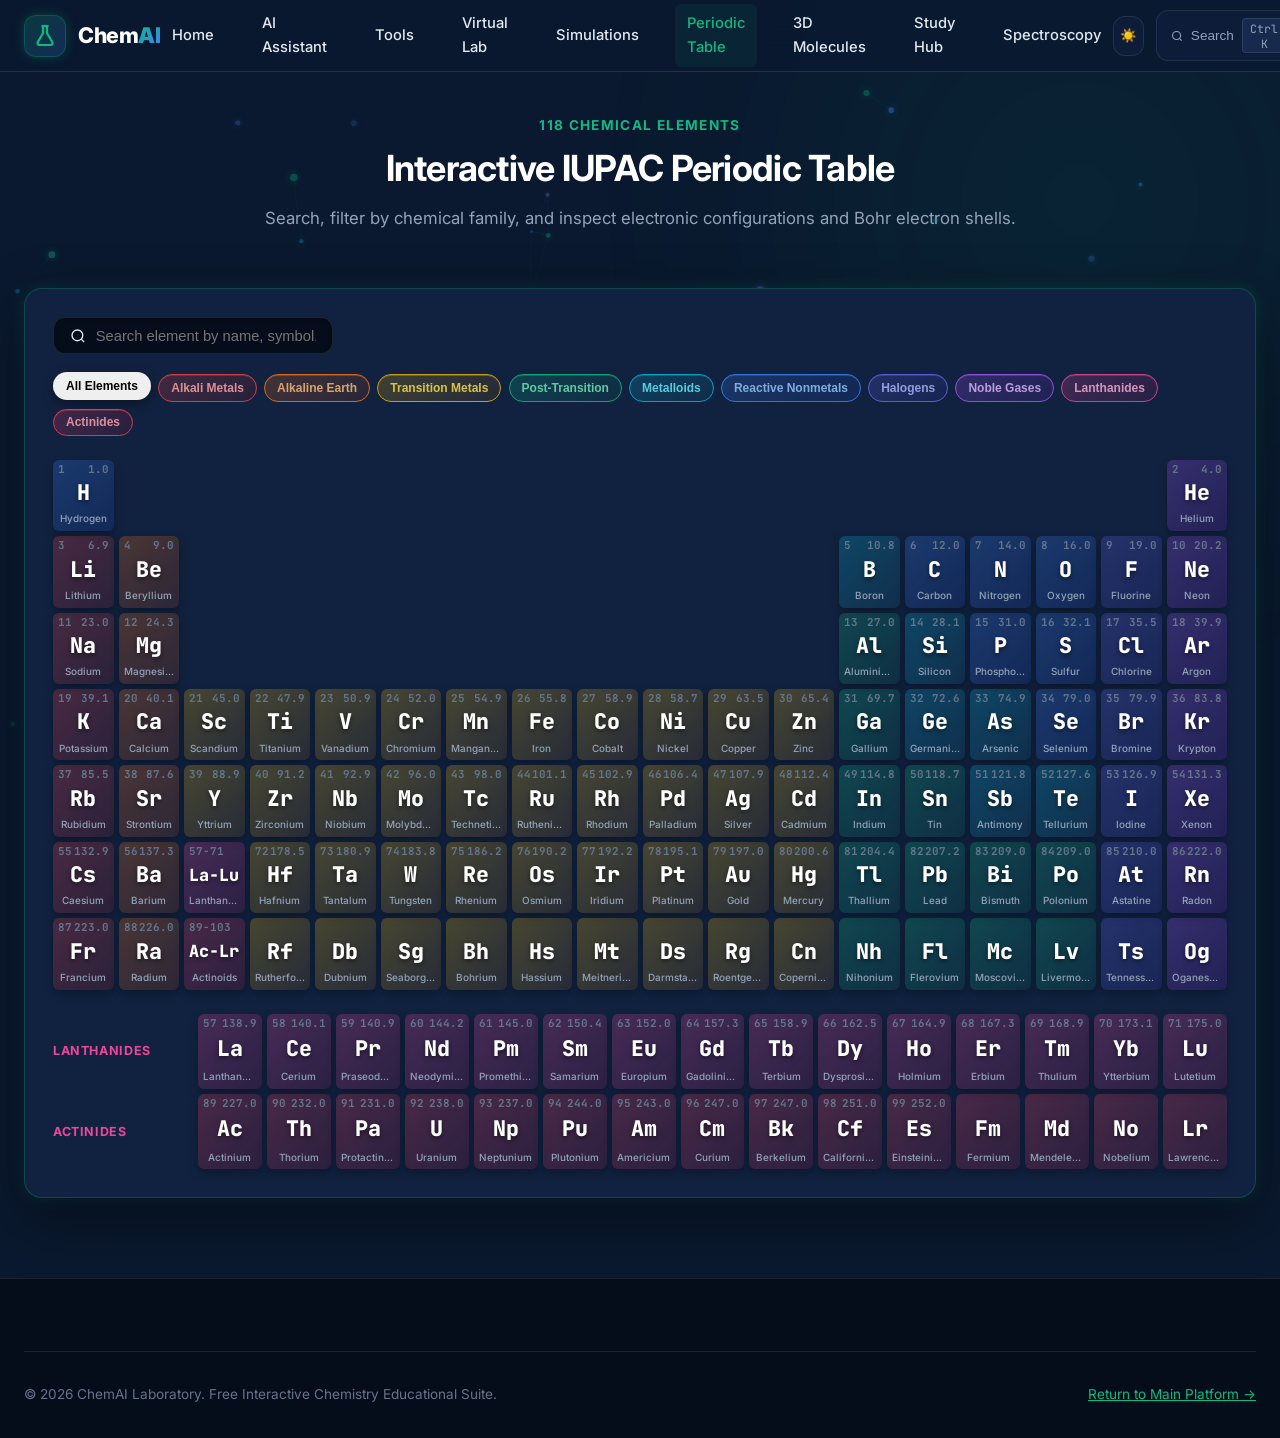
<file: periodic-table.html>
<!DOCTYPE html>
<html lang="en">
<head>
  <meta charset="UTF-8">
  <meta name="viewport" content="width=device-width, initial-scale=1.0">
  <title>Interactive Periodic Table | ChemAI</title>
  <link href="https://fonts.googleapis.com/css2?family=Inter:wght@400;600;700;800&family=JetBrains+Mono:wght@400;600;700&display=swap" rel="stylesheet">
  <link rel="stylesheet" href="css/main.css">
  <link rel="stylesheet" href="css/components.css">
  <link rel="stylesheet" href="css/periodic-table.css">
</head>
<body>
  <canvas id="particle-canvas"></canvas>
  <div class="ambient-glow ambient-glow-1"></div>
  
  <header class="site-nav" role="banner">
    <div class="container">
      <div class="nav-container">
        <a href="index.html" class="nav-brand" aria-label="ChemAI Home">
          <div class="brand-icon-box">
            <svg width="24" height="24" viewBox="0 0 24 24" fill="none" stroke="currentColor" stroke-width="2.2">
              <path d="M10 2v7.31L4.62 18.27A2 2 0 0 0 6.35 21h11.3a2 2 0 0 0 1.73-2.73L14 9.31V2"/>
              <line x1="8.5" y1="2" x2="15.5" y2="2"/>
            </svg>
          </div>
          <span>Chem<span class="brand-text-ai">AI</span></span>
        </a>
        <nav class="nav-links" id="siteNavLinks"><a href="index.html" class="nav-link">Home</a><a href="index.html#ai-assistant" class="nav-link">AI Assistant</a><a href="tools.html" class="nav-link">Tools</a><a href="virtual-lab.html" class="nav-link">Virtual Lab</a><a href="simulations.html" class="nav-link">Simulations</a><a href="periodic-table.html" class="nav-link active">Periodic Table</a><a href="index.html#molecule-viewer" class="nav-link">3D Molecules</a><a href="study-hub.html" class="nav-link">Study Hub</a><a href="spectroscopy.html" class="nav-link">Spectroscopy</a></nav>
        <div class="nav-actions">
          <button type="button" class="btn-icon theme-toggle-btn" id="themeToggleBtn" onclick="toggleTheme()" aria-label="Toggle dark/light theme" title="Toggle theme">
            <span class="theme-toggle-icon">☀️</span>
          </button>
          <button type="button" class="nav-search-btn" onclick="openSearchPalette()">
            <svg width="16" height="16" viewBox="0 0 24 24" fill="none" stroke="currentColor" stroke-width="2.2"><circle cx="11" cy="11" r="8"/><line x1="21" y1="21" x2="16.65" y2="16.65"/></svg>
            <span>Search</span>
            <kbd>Ctrl K</kbd>
          </button>
          <a href="virtual-lab.html" class="btn btn-primary btn-sm">Launch Lab</a>
        </div>
      </div>
    </div>
  </header>

  <main class="container" style="padding-top:2.5rem;padding-bottom:5rem;">
    <div class="sec-head">
      <span class="sec-eyebrow">118 Chemical Elements</span>
      <h1 class="sec-title">Interactive IUPAC Periodic Table</h1>
      <p class="sec-subtitle">Search, filter by chemical family, and inspect electronic configurations and Bohr electron shells.</p>
    </div>
    <div class="ptable-container">
      <div class="ptable-toolbar">
        <div class="ptable-search-wrapper">
          <svg width="18" height="18" viewBox="0 0 24 24" fill="none" stroke="currentColor" stroke-width="2"><circle cx="11" cy="11" r="8"/><line x1="21" y1="21" x2="16.65" y2="16.65"/></svg>
          <input type="text" id="ptableSearchInput" placeholder="Search element by name, symbol, or atomic number...">
        </div>
        <div class="ptable-legend">
          <button type="button" class="legend-pill active" data-cat="all">All Elements</button>
          <button type="button" class="legend-pill cat-alkali-metal" data-cat="alkali-metal">Alkali Metals</button>
          <button type="button" class="legend-pill cat-alkaline-earth" data-cat="alkaline-earth">Alkaline Earth</button>
          <button type="button" class="legend-pill cat-transition-metal" data-cat="transition-metal">Transition Metals</button>
          <button type="button" class="legend-pill cat-post-transition" data-cat="post-transition">Post-Transition</button>
          <button type="button" class="legend-pill cat-metalloid" data-cat="metalloid">Metalloids</button>
          <button type="button" class="legend-pill cat-reactive-nonmetal" data-cat="reactive-nonmetal">Reactive Nonmetals</button>
          <button type="button" class="legend-pill cat-halogen" data-cat="halogen">Halogens</button>
          <button type="button" class="legend-pill cat-noble-gas" data-cat="noble-gas">Noble Gases</button>
          <button type="button" class="legend-pill cat-lanthanide" data-cat="lanthanide">Lanthanides</button>
          <button type="button" class="legend-pill cat-actinide" data-cat="actinide">Actinides</button>
        </div>
      </div>
      <div class="ptable-grid" id="ptableGrid"></div>
      <div class="ptable-f-block" id="ptableFBlock"></div>
    </div>
  </main>

    <!-- Element Detail Inspector Modal -->
  <div class="modal-backdrop" id="elementModalBackdrop" role="dialog" aria-modal="true" aria-labelledby="modalElementName">
    <div class="modal-container" style="max-width:820px;max-height:90vh;overflow-y:auto;">
      <div class="modal-header">
        <h3 id="modalElementName">Element Inspector</h3>
        <button type="button" class="modal-close-btn" id="closeElementModalBtn" onclick="closeElementModal()" aria-label="Close modal">
          <svg width="20" height="20" viewBox="0 0 24 24" fill="none" stroke="currentColor" stroke-width="2.5"><line x1="18" y1="6" x2="6" y2="18"/><line x1="6" y1="6" x2="18" y2="18"/></svg>
        </button>
      </div>
      <div class="modal-body" style="padding:1.5rem;">
        <div class="ptable-modal-grid">
          <!-- Left Column: Big Symbol & Bohr Model -->
          <div class="element-big-card">
            <span class="chip chip-emerald" id="modalElementCat" style="margin-bottom:0.25rem;">Category</span>
            <div class="element-big-symbol" id="modalElementSymbol">H</div>
            <div style="font-size:1.15rem;font-weight:700;color:var(--text-highlight);" id="modalElementMass">1.008 u</div>
            <div style="display:flex;gap:0.4rem;font-size:0.75rem;margin:0.25rem 0;">
              <span class="mono" style="background:rgba(239,68,68,0.2);color:#fca5a5;padding:2px 6px;border-radius:4px;"><span id="modalElementProtons">1</span> p⁺</span>
              <span class="mono" style="background:rgba(16,185,129,0.2);color:#6ee7b7;padding:2px 6px;border-radius:4px;"><span id="modalElementElectrons">1</span> e⁻</span>
              <span class="mono" style="background:rgba(59,130,246,0.2);color:#93c5fd;padding:2px 6px;border-radius:4px;"><span id="modalElementNeutrons">0</span> n⁰</span>
            </div>
            <canvas id="bohrModelCanvas" class="bohr-model-canvas" width="200" height="200"></canvas>
            <div style="font-size:0.72rem;color:var(--text-dim);letter-spacing:0.02em;">Concentric Bohr Quantum Shells</div>
          </div>

          <!-- Right Column: Full Scientific Properties -->
          <div style="display:flex;flex-direction:column;gap:1rem;">
            <table class="element-props-table">
              <tr><td>Group &amp; Period:</td><td><span id="modalElementGroup">Group 1</span>, <span id="modalElementPeriod">Period 1</span> (<span id="modalElementBlock">s-block</span>)</td></tr>
              <tr><td>Electron Config:</td><td id="modalElementConfig" class="mono text-emerald" style="font-weight:700;">1s¹</td></tr>
              <tr><td>Oxidation States:</td><td id="modalElementOxidation">+1, -1</td></tr>
              <tr><td>Pauling Electronegativity:</td><td id="modalElementEN">2.20</td></tr>
              <tr><td>1st Ionization Energy:</td><td id="modalElementIonization">1312 kJ/mol</td></tr>
              <tr><td>Atomic Radius:</td><td id="modalElementRadius">53 pm</td></tr>
              <tr><td>Melting / Boiling Point:</td><td><span id="modalElementMelt">-259.2 °C</span> / <span id="modalElementBoil">-252.9 °C</span></td></tr>
              <tr><td>Density &amp; State:</td><td><span id="modalElementDensity">0.089 g/L</span> (<span id="modalElementState">Gas</span> at STP)</td></tr>
            </table>

            <div style="background:var(--bg-deep);border:1px solid var(--border-subtle);border-radius:var(--radius-md);padding:0.75rem;">
              <div style="font-size:0.72rem;color:var(--color-emerald);font-weight:700;text-transform:uppercase;letter-spacing:0.05em;margin-bottom:3px;">Discovery History</div>
              <p id="modalElementHistory" style="font-size:0.84rem;color:var(--text-main);line-height:1.4;margin:0;">Discovered in 1766 by Henry Cavendish (UK).</p>
            </div>

            <div style="background:var(--bg-deep);border:1px solid var(--border-subtle);border-radius:var(--radius-md);padding:0.75rem;">
              <div style="font-size:0.72rem;color:var(--color-cobalt);font-weight:700;text-transform:uppercase;letter-spacing:0.05em;margin-bottom:3px;">Primary Applications</div>
              <p id="modalElementUses" style="font-size:0.84rem;color:var(--text-main);line-height:1.4;margin:0;">Clean hydrogen fuel cells, Haber-Bosch ammonia synthesis, rocket propulsion.</p>
            </div>

            <div style="background:var(--bg-deep);border:1px solid var(--border-subtle);border-left:3px solid var(--color-amber);border-radius:var(--radius-md);padding:0.75rem;">
              <div style="font-size:0.72rem;color:var(--color-amber);font-weight:700;text-transform:uppercase;letter-spacing:0.05em;margin-bottom:3px;">Scientific Facts</div>
              <p id="modalElementFacts" style="font-size:0.84rem;color:var(--text-main);line-height:1.4;margin:0;">Hydrogen accounts for 75% of all normal elemental baryonic mass in the universe.</p>
            </div>
          </div>
        </div>
      </div>
    </div>
  </div>
  </div>

  
  <footer class="site-footer">
    <div class="container">
      <div class="footer-bottom">
        <div>&copy; 2026 ChemAI Laboratory. Free Interactive Chemistry Educational Suite.</div>
        <div><a href="index.html" class="text-emerald">Return to Main Platform →</a></div>
      </div>
    </div>
  </footer>

  <!-- Universal Calculator Modal -->
  <div class="modal-backdrop" id="calculatorModalBackdrop" role="dialog" aria-modal="true" aria-labelledby="calcModalTitle">
    <div class="modal-container">
      <div class="modal-header">
        <h3 id="calcModalTitle">Chemistry Calculator</h3>
        <button type="button" class="modal-close-btn" onclick="closeCalculatorModal()" aria-label="Close modal">
          <svg width="20" height="20" viewBox="0 0 24 24" fill="none" stroke="currentColor" stroke-width="2.5"><line x1="18" y1="6" x2="6" y2="18"/><line x1="6" y1="6" x2="18" y2="18"/></svg>
        </button>
      </div>
      <div class="modal-body" id="calcModalBody"></div>
    </div>
  </div>

  <!-- Search Modal -->
  <div class="modal-backdrop" id="searchModalBackdrop" role="dialog" aria-modal="true">
    <div class="modal-container search-modal-container">
      <div class="search-input-header">
        <svg width="20" height="20" viewBox="0 0 24 24" fill="none" stroke="var(--color-emerald)" stroke-width="2.5"><circle cx="11" cy="11" r="8"/><line x1="21" y1="21" x2="16.65" y2="16.65"/></svg>
        <input type="text" id="searchPaletteInput" class="search-main-input" placeholder="Search any calculator, element or simulation..." autocomplete="off">
        <button type="button" class="modal-close-btn" onclick="closeSearchPalette()"><kbd>ESC</kbd></button>
      </div>
      <ul class="search-results-list" id="searchResultsList"></ul>
    </div>
  </div>

  
  <script src="js/periodic-table-data.js"></script>
  <script src="js/particles.js"></script>
  <script src="js/calculators.js"></script>
  <script src="js/periodic-table.js"></script>
  <script src="js/virtual-lab.js"></script>
  <script src="js/quiz-engine.js"></script>
  <script src="js/notes-generator.js"></script>
  <script src="js/app.js"></script>
</body>
</html>
</file>
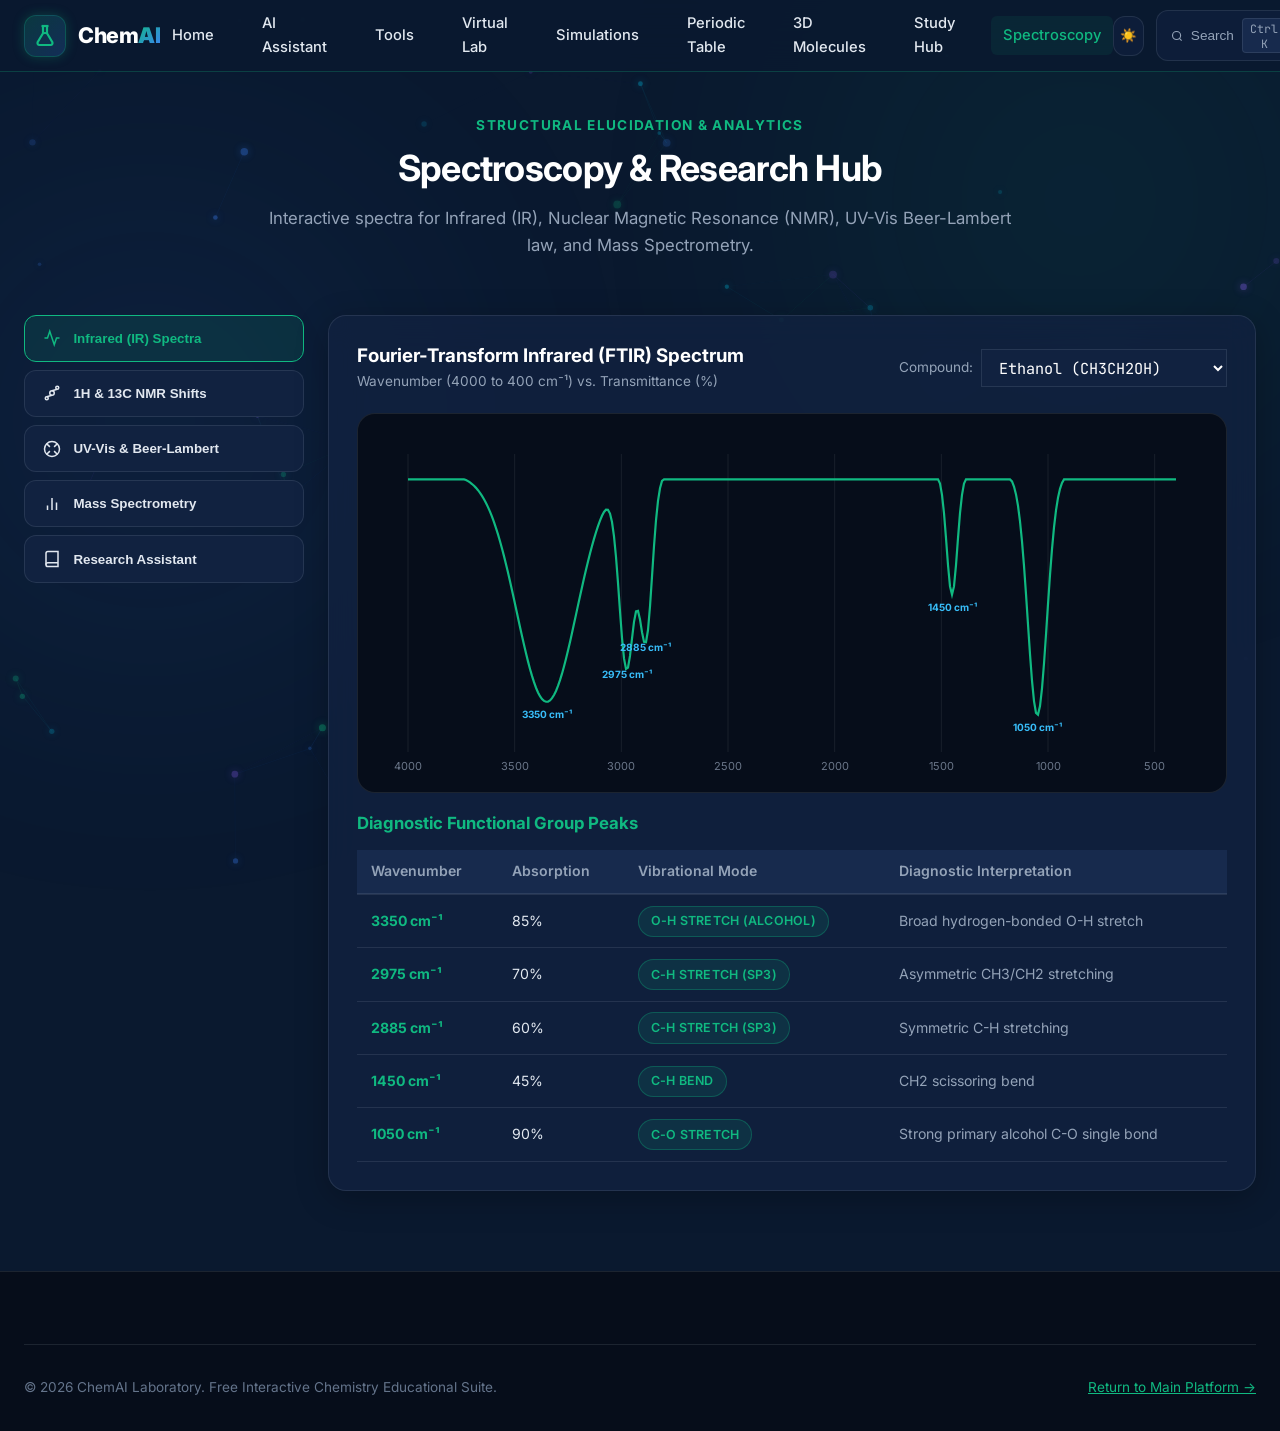
<file: spectroscopy.html>
<!DOCTYPE html>
<html lang="en" data-theme="dark">
<head>
  <meta charset="UTF-8">
  <meta name="viewport" content="width=device-width, initial-scale=1.0">
  <title>Spectroscopy & Research Hub - ChemAI Platform</title>
  <meta name="description" content="Interactive Infrared (IR), 1H/13C NMR, UV-Vis Beer-Lambert Law, Mass Spectrometry (m/z), and Chemical Research Assistant.">
  <link rel="preconnect" href="https://fonts.googleapis.com">
  <link rel="preconnect" href="https://fonts.gstatic.com" crossorigin>
  <link href="https://fonts.googleapis.com/css2?family=Inter:wght@300;400;500;600;700;800&family=JetBrains+Mono:wght@400;500;600&display=swap" rel="stylesheet">
  <link rel="stylesheet" href="css/main.css">
  <link rel="stylesheet" href="css/components.css">
  <link rel="stylesheet" href="css/spectroscopy.css">
</head>
<body>
  <canvas id="particle-canvas" aria-hidden="true"></canvas>
  <div class="ambient-glow ambient-glow-1"></div>
  <div class="ambient-glow ambient-glow-2"></div>

  <!-- Sticky Modern Navigation Bar -->
  <header class="site-nav" role="banner">
    <div class="container">
      <div class="nav-container">
        <a href="index.html" class="nav-brand" aria-label="ChemAI Home">
          <div class="brand-icon-box">
            <svg width="24" height="24" viewBox="0 0 24 24" fill="none" stroke="currentColor" stroke-width="2.2">
              <path d="M10 2v7.31L4.62 18.27A2 2 0 0 0 6.35 21h11.3a2 2 0 0 0 1.73-2.73L14 9.31V2"/>
              <line x1="8.5" y1="2" x2="15.5" y2="2"/>
              <path d="M14 9.3a6.5 6.5 0 0 0-4 0"/>
            </svg>
          </div>
          <span>Chem<span class="brand-text-ai">AI</span></span>
        </a>
        <nav class="nav-links" id="siteNavLinks">
          <a href="index.html" class="nav-link">Home</a>
          <a href="index.html#ai-assistant" class="nav-link">AI Assistant</a>
          <a href="tools.html" class="nav-link">Tools</a>
          <a href="virtual-lab.html" class="nav-link">Virtual Lab</a>
          <a href="simulations.html" class="nav-link">Simulations</a>
          <a href="periodic-table.html" class="nav-link">Periodic Table</a>
          <a href="index.html#molecule-viewer" class="nav-link">3D Molecules</a>
          <a href="study-hub.html" class="nav-link">Study Hub</a>
          <a href="spectroscopy.html" class="nav-link active">Spectroscopy</a>
        </nav>
        <div class="nav-actions">
          <button type="button" class="btn-icon theme-toggle-btn" id="themeToggleBtn" onclick="toggleTheme()" aria-label="Toggle dark/light theme" title="Toggle theme">
            <span class="theme-toggle-icon">☀️</span>
          </button>
          <button type="button" class="nav-search-btn" onclick="openSearchPalette()">
            <svg width="16" height="16" viewBox="0 0 24 24" fill="none" stroke="currentColor" stroke-width="2.2"><circle cx="11" cy="11" r="8"/><line x1="21" y1="21" x2="16.65" y2="16.65"/></svg>
            <span>Search</span>
            <kbd>Ctrl K</kbd>
          </button>
          <a href="virtual-lab.html" class="btn btn-primary btn-sm">Launch Lab</a>
        </div>
      </div>
    </div>
  </header>

  <main class="container" style="padding-top:2.5rem;padding-bottom:5rem;">
    <div class="sec-head">
      <span class="sec-eyebrow">Structural Elucidation & Analytics</span>
      <h1 class="sec-title">Spectroscopy &amp; Research Hub</h1>
      <p class="sec-subtitle">Interactive spectra for Infrared (IR), Nuclear Magnetic Resonance (NMR), UV-Vis Beer-Lambert law, and Mass Spectrometry.</p>
    </div>

    <div class="spectroscopy-layout">
      <!-- Sidebar Navigation -->
      <aside class="spec-sidebar">
        <button class="spec-nav-tab active" data-tab="ir" onclick="switchSpecTab('ir')">
          <svg width="18" height="18" viewBox="0 0 24 24" fill="none" stroke="currentColor" stroke-width="2"><polyline points="22 12 18 12 15 21 9 3 6 12 2 12"/></svg>
          <span>Infrared (IR) Spectra</span>
        </button>
        <button class="spec-nav-tab" data-tab="nmr" onclick="switchSpecTab('nmr')">
          <svg width="18" height="18" viewBox="0 0 24 24" fill="none" stroke="currentColor" stroke-width="2"><circle cx="12" cy="12" r="3"/><circle cx="19" cy="5" r="2"/><circle cx="5" cy="19" r="2"/><line x1="12" y1="9" x2="19" y2="7"/><line x1="12" y1="15" x2="5" y2="17"/></svg>
          <span>1H &amp; 13C NMR Shifts</span>
        </button>
        <button class="spec-nav-tab" data-tab="uvvis" onclick="switchSpecTab('uvvis')">
          <svg width="18" height="18" viewBox="0 0 24 24" fill="none" stroke="currentColor" stroke-width="2"><circle cx="12" cy="12" r="10"/><path d="m4.93 4.93 4.24 4.24M14.83 9.17l4.24-4.24M14.83 14.83l4.24 4.24M9.17 14.83l-4.24 4.24"/></svg>
          <span>UV-Vis &amp; Beer-Lambert</span>
        </button>
        <button class="spec-nav-tab" data-tab="mass" onclick="switchSpecTab('mass')">
          <svg width="18" height="18" viewBox="0 0 24 24" fill="none" stroke="currentColor" stroke-width="2"><line x1="18" y1="20" x2="18" y2="10"/><line x1="12" y1="20" x2="12" y2="4"/><line x1="6" y1="20" x2="6" y2="14"/></svg>
          <span>Mass Spectrometry</span>
        </button>
        <button class="spec-nav-tab" data-tab="research" onclick="switchSpecTab('research')">
          <svg width="18" height="18" viewBox="0 0 24 24" fill="none" stroke="currentColor" stroke-width="2"><path d="M4 19.5A2.5 2.5 0 0 1 6.5 17H20"/><path d="M6.5 2H20v20H6.5A2.5 2.5 0 0 1 4 19.5v-15A2.5 2.5 0 0 1 6.5 2z"/></svg>
          <span>Research Assistant</span>
        </button>
      </aside>

      <!-- Main Display Area -->
      <div class="glass-card" style="padding:1.75rem;">
        <!-- Pane 1: IR Spectroscopy -->
        <div class="spec-tab-pane" id="specPane_ir">
          <div class="spec-controls-bar">
            <div>
              <h3 style="color:var(--text-highlight);margin-bottom:0.25rem;">Fourier-Transform Infrared (FTIR) Spectrum</h3>
              <p style="color:var(--text-muted);font-size:0.85rem;margin:0;">Wavenumber (4000 to 400 cm⁻¹) vs. Transmittance (%)</p>
            </div>
            <div style="display:flex;gap:0.5rem;align-items:center;">
              <label style="font-size:0.85rem;color:var(--text-muted);">Compound:</label>
              <select class="calc-input" style="width:auto;padding:0.4rem 0.8rem;" onchange="selectIRCompound(this.value)">
                <option value="ethanol">Ethanol (CH3CH2OH)</option>
                <option value="acetone">Acetone (CH3COCH3)</option>
                <option value="acetic_acid">Acetic Acid (CH3COOH)</option>
                <option value="benzaldehyde">Benzaldehyde (C6H5CHO)</option>
              </select>
            </div>
          </div>
          <div class="spec-canvas-container">
            <canvas id="irSpectrumCanvas"></canvas>
          </div>
          <h4 style="color:var(--color-emerald);font-size:1.05rem;margin:1.25rem 0 0.5rem;">Diagnostic Functional Group Peaks</h4>
          <table class="spec-peak-table">
            <thead>
              <tr>
                <th>Wavenumber</th>
                <th>Absorption</th>
                <th>Vibrational Mode</th>
                <th>Diagnostic Interpretation</th>
              </tr>
            </thead>
            <tbody id="irPeakTableBody"></tbody>
          </table>
        </div>

        <!-- Pane 2: NMR Spectroscopy -->
        <div class="spec-tab-pane" id="specPane_nmr" style="display:none;">
          <div class="spec-controls-bar">
            <div>
              <h3 style="color:var(--text-highlight);margin-bottom:0.25rem;">Proton (¹H) Nuclear Magnetic Resonance</h3>
              <p style="color:var(--text-muted);font-size:0.85rem;margin:0;">Chemical Shifts (δ 0 to 10 ppm) &amp; J-Coupling Multiplets</p>
            </div>
            <div style="display:flex;gap:0.5rem;align-items:center;">
              <label style="font-size:0.85rem;color:var(--text-muted);">Sample:</label>
              <select class="calc-input" style="width:auto;padding:0.4rem 0.8rem;" onchange="selectNMRCompound(this.value)">
                <option value="ethanol">Ethanol</option>
                <option value="ethyl_acetate">Ethyl Acetate</option>
                <option value="toluene">Toluene</option>
              </select>
            </div>
          </div>
          <div class="spec-canvas-container">
            <canvas id="nmrSpectrumCanvas"></canvas>
          </div>
          <h4 style="color:var(--color-cyan);font-size:1.05rem;margin:1.25rem 0 0.5rem;">Resonance Chemical Shifts &amp; Spin-Spin Coupling</h4>
          <table class="spec-peak-table">
            <thead>
              <tr>
                <th>Chemical Shift (δ)</th>
                <th>Integration</th>
                <th>Multiplicity (n+1)</th>
                <th>J-Coupling</th>
                <th>Proton Environment Assignment</th>
              </tr>
            </thead>
            <tbody id="nmrPeakTableBody"></tbody>
          </table>
        </div>

        <!-- Pane 3: UV-Vis & Beer-Lambert Law -->
        <div class="spec-tab-pane" id="specPane_uvvis" style="display:none;">
          <h3 style="color:var(--text-highlight);margin-bottom:0.25rem;">UV-Vis Absorption &amp; Beer-Lambert Law</h3>
          <p style="color:var(--text-muted);font-size:0.85rem;margin-bottom:1.5rem;">Equation: <strong>A = ε · c · l</strong> (Absorbance = Molar Absorptivity × Concentration × Pathlength)</p>

          <div class="beer-lambert-grid">
            <div>
              <div class="calc-form-group" style="margin-bottom:1rem;">
                <label class="calc-label">Molar Absorptivity ε (L·mol⁻¹·cm⁻¹)</label>
                <div class="calc-input-wrapper">
                  <input type="number" id="beerEpsilonInput" class="calc-input" value="12000" oninput="updateBeerLambert()">
                </div>
              </div>
              <div class="calc-form-group" style="margin-bottom:1rem;">
                <label class="calc-label">Concentration c (M = mol/L)</label>
                <div class="calc-input-wrapper">
                  <input type="number" id="beerConcInput" class="calc-input" step="0.00001" value="0.00005" oninput="updateBeerLambert()">
                </div>
              </div>
              <div class="calc-form-group" style="margin-bottom:1.25rem;">
                <label class="calc-label">Pathlength l (cm)</label>
                <div class="calc-input-wrapper">
                  <input type="number" id="beerPathInput" class="calc-input" step="0.1" value="1.0" oninput="updateBeerLambert()">
                </div>
              </div>
              <div style="background:var(--bg-deep);padding:1rem;border-radius:var(--radius-md);border:1px solid var(--border-subtle);">
                <div style="display:flex;justify-content:space-between;margin-bottom:0.5rem;">
                  <span style="color:var(--text-muted);">Absorbance (A):</span>
                  <strong id="beerAbsorbanceDisplay" style="color:var(--color-emerald);font-size:1.25rem;">0.600</strong>
                </div>
                <div style="display:flex;justify-content:space-between;">
                  <span style="color:var(--text-muted);">Transmittance (%T):</span>
                  <strong id="beerTransmittanceDisplay" style="color:var(--color-cyan);font-size:1.1rem;">25.12%</strong>
                </div>
              </div>
            </div>

            <!-- Cuvette Visualizer -->
            <div style="text-align:center;">
              <div class="cuvette-preview">
                <div class="cuvette-liquid" id="beerCuvetteLiquid"></div>
              </div>
              <p style="font-size:0.85rem;color:var(--text-muted);margin-top:0.75rem;">Simulated Spectrophotometer Cuvette (1 cm quartz cell)</p>
            </div>
          </div>
        </div>

        <!-- Pane 4: Mass Spectrometry -->
        <div class="spec-tab-pane" id="specPane_mass" style="display:none;">
          <div class="spec-controls-bar">
            <div>
              <h3 style="color:var(--text-highlight);margin-bottom:0.25rem;">Electron Ionization Mass Spectrometry (EI-MS)</h3>
              <p style="color:var(--text-muted);font-size:0.85rem;margin:0;">Mass-to-charge ratio (m/z) vs. Relative Abundance (%)</p>
            </div>
            <div style="display:flex;gap:0.5rem;align-items:center;">
              <label style="font-size:0.85rem;color:var(--text-muted);">Analyte:</label>
              <select class="calc-input" style="width:auto;padding:0.4rem 0.8rem;" onchange="selectMassCompound(this.value)">
                <option value="acetone">Acetone (MW = 58)</option>
                <option value="ethanol">Ethanol (MW = 46)</option>
              </select>
            </div>
          </div>
          <div class="spec-canvas-container">
            <canvas id="massSpectrumCanvas"></canvas>
          </div>
          <h4 style="color:var(--color-violet);font-size:1.05rem;margin:1.25rem 0 0.5rem;">Mass Fragmentation Peaks &amp; Isotopes</h4>
          <table class="spec-peak-table">
            <thead>
              <tr>
                <th>m/z Ratio</th>
                <th>Relative Abundance (%)</th>
                <th>Fragment Ion Formula</th>
              </tr>
            </thead>
            <tbody id="massPeakTableBody"></tbody>
          </table>
        </div>

        <!-- Pane 5: Research Assistant -->
        <div class="spec-tab-pane" id="specPane_research" style="display:none;">
          <h3 style="color:var(--text-highlight);margin-bottom:0.5rem;">Chemical Literature &amp; Research Assistant</h3>
          <p style="color:var(--text-muted);font-size:0.88rem;margin-bottom:1.25rem;">Query reaction mechanisms, synthesis routes, or spectroscopy literature.</p>
          <div style="display:flex;gap:0.75rem;margin-bottom:1.5rem;">
            <input type="text" id="researchQueryInput" class="calc-input" placeholder="e.g. Diels-Alder endo stereospecificity or Suzuki coupling mechanism..." style="flex:1;">
            <button class="btn btn-primary btn-sm" onclick="askResearchAssistant()">Search Literature</button>
          </div>
          <div id="researchOutputBox">
            <div style="color:var(--text-dim);font-style:italic;padding:1.5rem;background:var(--bg-deep);border-radius:var(--radius-md);">
              Type a topic above to query peer-reviewed chemical insights.
            </div>
          </div>
        </div>
      </div>
    </div>
  </main>

  <!-- Universal Calculator Modal -->
  <div class="modal-backdrop" id="calculatorModalBackdrop" role="dialog" aria-modal="true">
    <div class="modal-container">
      <div class="modal-header">
        <h3 id="calcModalTitle">Chemistry Calculator</h3>
        <button type="button" class="modal-close-btn" onclick="closeCalculatorModal()"><kbd>ESC</kbd></button>
      </div>
      <div class="modal-body" id="calcModalBody"></div>
    </div>
  </div>

  <!-- Search Modal -->
  <div class="modal-backdrop" id="searchModalBackdrop" role="dialog" aria-modal="true">
    <div class="modal-container search-modal-container">
      <div class="search-input-header">
        <svg width="20" height="20" viewBox="0 0 24 24" fill="none" stroke="var(--color-emerald)" stroke-width="2.5"><circle cx="11" cy="11" r="8"/><line x1="21" y1="21" x2="16.65" y2="16.65"/></svg>
        <input type="text" id="searchPaletteInput" class="search-main-input" placeholder="Search any calculator, element or simulation..." autocomplete="off">
        <button type="button" class="modal-close-btn" onclick="closeSearchPalette()"><kbd>ESC</kbd></button>
      </div>
      <ul class="search-results-list" id="searchResultsList"></ul>
    </div>
  </div>

  <footer class="site-footer">
    <div class="container">
      <div class="footer-bottom">
        <div>&copy; 2026 ChemAI Laboratory. Free Interactive Chemistry Educational Suite.</div>
        <div><a href="index.html" class="text-emerald">Return to Main Platform →</a></div>
      </div>
    </div>
  </footer>

  <script src="js/particles.js"></script>
  <script src="js/calculators.js"></script>
  <script src="js/spectroscopy-hub.js"></script>
  <script src="js/app.js"></script>
</body>
</html>
</file>
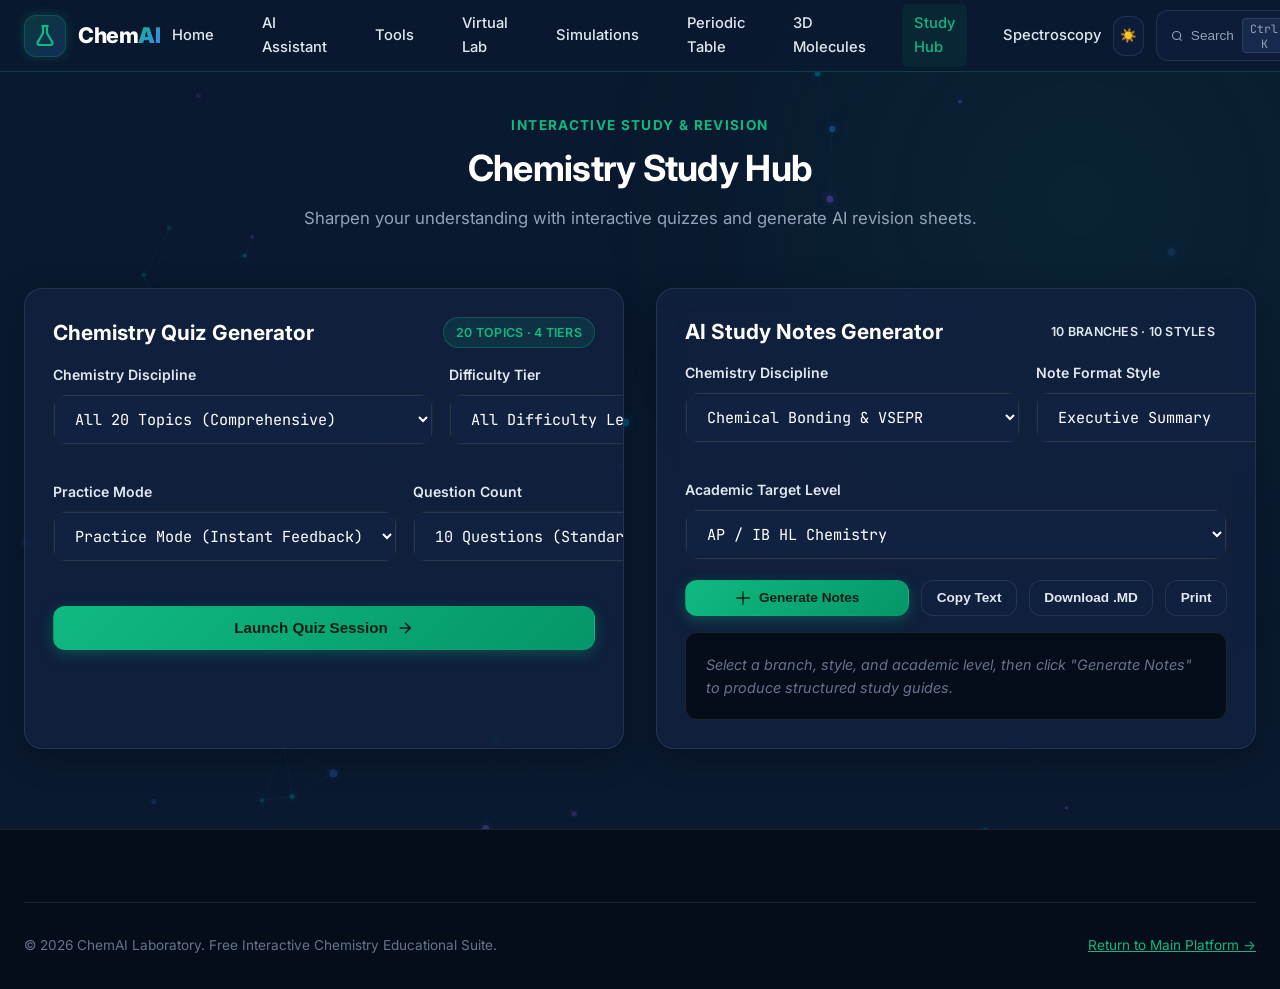
<file: study-hub.html>
<!DOCTYPE html>
<html lang="en">
<head>
  <meta charset="UTF-8">
  <meta name="viewport" content="width=device-width, initial-scale=1.0">
  <title>Study Hub & Quiz Generator | ChemAI</title>
  <link href="https://fonts.googleapis.com/css2?family=Inter:wght@400;600;700;800&family=JetBrains+Mono:wght@400;600;700&display=swap" rel="stylesheet">
  <link rel="stylesheet" href="css/main.css">
  <link rel="stylesheet" href="css/components.css">
</head>
<body>
  <canvas id="particle-canvas"></canvas>
  <div class="ambient-glow ambient-glow-1"></div>
  
  <header class="site-nav" role="banner">
    <div class="container">
      <div class="nav-container">
        <a href="index.html" class="nav-brand" aria-label="ChemAI Home">
          <div class="brand-icon-box">
            <svg width="24" height="24" viewBox="0 0 24 24" fill="none" stroke="currentColor" stroke-width="2.2">
              <path d="M10 2v7.31L4.62 18.27A2 2 0 0 0 6.35 21h11.3a2 2 0 0 0 1.73-2.73L14 9.31V2"/>
              <line x1="8.5" y1="2" x2="15.5" y2="2"/>
            </svg>
          </div>
          <span>Chem<span class="brand-text-ai">AI</span></span>
        </a>
        <nav class="nav-links" id="siteNavLinks"><a href="index.html" class="nav-link">Home</a><a href="index.html#ai-assistant" class="nav-link">AI Assistant</a><a href="tools.html" class="nav-link">Tools</a><a href="virtual-lab.html" class="nav-link">Virtual Lab</a><a href="simulations.html" class="nav-link">Simulations</a><a href="periodic-table.html" class="nav-link">Periodic Table</a><a href="index.html#molecule-viewer" class="nav-link">3D Molecules</a><a href="study-hub.html" class="nav-link active">Study Hub</a><a href="spectroscopy.html" class="nav-link">Spectroscopy</a></nav>
        <div class="nav-actions">
          <button type="button" class="btn-icon theme-toggle-btn" id="themeToggleBtn" onclick="toggleTheme()" aria-label="Toggle dark/light theme" title="Toggle theme">
            <span class="theme-toggle-icon">☀️</span>
          </button>
          <button type="button" class="nav-search-btn" onclick="openSearchPalette()">
            <svg width="16" height="16" viewBox="0 0 24 24" fill="none" stroke="currentColor" stroke-width="2.2"><circle cx="11" cy="11" r="8"/><line x1="21" y1="21" x2="16.65" y2="16.65"/></svg>
            <span>Search</span>
            <kbd>Ctrl K</kbd>
          </button>
          <a href="virtual-lab.html" class="btn btn-primary btn-sm">Launch Lab</a>
        </div>
      </div>
    </div>
  </header>

  <main class="container" style="padding-top:2.5rem;padding-bottom:5rem;">
    <div class="sec-head">
      <span class="sec-eyebrow">Interactive Study &amp; Revision</span>
      <h1 class="sec-title">Chemistry Study Hub</h1>
      <p class="sec-subtitle">Sharpen your understanding with interactive quizzes and generate AI revision sheets.</p>
    </div>
    <div style="display:grid;grid-template-columns:1fr 1fr;gap:2rem;">
      <!-- Quiz Generator Card -->
      <div class="glass-card" id="quiz">
        <div style="display:flex;justify-content:space-between;align-items:center;margin-bottom:1rem;">
          <h3 style="font-size:1.3rem;margin:0;color:var(--text-highlight);">Chemistry Quiz Generator</h3>
          <span class="chip chip-emerald">20 Topics · 4 Tiers</span>
        </div>
        <div id="quizSetupPanel">
          <div style="display:grid;grid-template-columns:1fr 1fr;gap:1rem;margin-bottom:1rem;">
            <div class="calc-form-group">
              <label class="calc-label">Chemistry Discipline</label>
              <div class="calc-input-wrapper">
                <select id="quizTopicSelect" class="calc-input">
                  <option value="all">All 20 Topics (Comprehensive)</option>
                  <option value="atomic">1. Atomic Structure &amp; Periodicity</option>
                  <option value="bonding">2. Chemical Bonding &amp; VSEPR</option>
                  <option value="thermo">3. Thermodynamics &amp; Enthalpy</option>
                  <option value="kinetics">4. Kinetics &amp; Rate Laws</option>
                  <option value="equilibrium">5. Equilibrium &amp; Buffers</option>
                  <option value="electrochem">6. Electrochemistry &amp; Redox</option>
                  <option value="solutions">7. Solutions &amp; Colligative</option>
                  <option value="gases">8. Gas Laws &amp; States of Matter</option>
                  <option value="surface">9. Surface Chemistry &amp; Colloids</option>
                  <option value="coordination">10. Coordination Compounds</option>
                  <option value="goc">11. General Organic Chemistry (GOC)</option>
                  <option value="hydrocarbons">12. Hydrocarbons (Alkanes/Enes/Ynes)</option>
                  <option value="haloalkanes">13. Haloalkanes &amp; Haloarenes</option>
                  <option value="alcohols">14. Alcohols, Phenols &amp; Ethers</option>
                  <option value="carbonyls">15. Aldehydes &amp; Ketones</option>
                  <option value="nitrogen">16. Amines &amp; Nitrogen Compounds</option>
                  <option value="biomolecules">17. Biomolecules &amp; Polymers</option>
                  <option value="environmental">18. Environmental Chemistry</option>
                  <option value="spectroscopy">19. Spectroscopy (IR/NMR/UV)</option>
                  <option value="stoichiometry">20. Stoichiometry &amp; Mole Concept</option>
                </select>
              </div>
            </div>
            <div class="calc-form-group">
              <label class="calc-label">Difficulty Tier</label>
              <div class="calc-input-wrapper">
                <select id="quizDiffSelect" class="calc-input">
                  <option value="all">All Difficulty Levels</option>
                  <option value="easy">Easy (Foundations)</option>
                  <option value="medium">Medium (AP / JEE Main)</option>
                  <option value="hard">Hard (JEE Advanced / Olympiad)</option>
                  <option value="expert">Expert (Graduate / Competitive)</option>
                </select>
              </div>
            </div>
          </div>
          <div style="display:grid;grid-template-columns:1fr 1fr;gap:1rem;margin-bottom:1.5rem;">
            <div class="calc-form-group">
              <label class="calc-label">Practice Mode</label>
              <div class="calc-input-wrapper">
                <select id="quizModeSelect" class="calc-input">
                  <option value="practice">Practice Mode (Instant Feedback)</option>
                  <option value="timed">Timed Mode (20s Countdown/Q)</option>
                  <option value="exam">Exam Mode (Final Scorecard)</option>
                </select>
              </div>
            </div>
            <div class="calc-form-group">
              <label class="calc-label">Question Count</label>
              <div class="calc-input-wrapper">
                <select id="quizCountSelect" class="calc-input">
                  <option value="5">5 Questions (Sprint)</option>
                  <option value="10" selected>10 Questions (Standard)</option>
                  <option value="15">15 Questions (Thorough)</option>
                  <option value="20">20 Questions (Mastery)</option>
                </select>
              </div>
            </div>
          </div>
          <button class="btn btn-primary" onclick="startQuiz()" style="width:100%;">
            <span>Launch Quiz Session</span>
            <svg width="18" height="18" viewBox="0 0 24 24" fill="none" stroke="currentColor" stroke-width="2"><path d="M5 12h14M12 5l7 7-7 7"/></svg>
          </button>
        </div>

        <!-- Active Quiz Question Panel -->
        <div id="quizActivePanel" style="display:none;">
          <div style="display:flex;justify-content:space-between;align-items:center;color:var(--text-muted);font-size:0.85rem;margin-bottom:0.75rem;">
            <div style="display:flex;align-items:center;gap:0.5rem;">
              <span id="quizQuestionCounter" class="mono text-emerald" style="font-weight:700;">Question 1</span>
              <span id="quizQuestionDiff" class="chip chip-emerald">EASY</span>
            </div>
            <div style="display:flex;align-items:center;gap:0.5rem;">
              <span id="quizQuestionTopic" style="font-size:0.8rem;color:var(--text-dim);">Topic</span>
              <span id="quizTimerBadge" style="display:none;background:rgba(239,68,68,0.15);border:1px solid rgba(239,68,68,0.3);color:var(--color-rose);padding:0.2rem 0.5rem;border-radius:4px;font-size:0.8rem;font-weight:700;">
                ⏱ <span id="quizTimerCount">20s</span>
              </span>
            </div>
          </div>
          <h4 id="quizQuestionText" style="color:var(--text-highlight);font-size:1.08rem;margin-bottom:1rem;line-height:1.45;">Question loading...</h4>
          <div id="quizOptionsContainer" style="display:flex;flex-direction:column;gap:0.75rem;margin-bottom:1rem;"></div>
          <div id="quizExplanationBox" style="display:none;background:var(--bg-deep);padding:0.85rem;border-left:3px solid var(--color-emerald);border-radius:0 6px 6px 0;margin-bottom:1rem;font-size:0.88rem;line-height:1.5;"></div>
          <div style="display:flex;justify-content:space-between;align-items:center;">
            <button class="btn btn-ghost btn-sm" onclick="restartQuiz()">Abort</button>
            <button id="quizNextBtn" class="btn btn-primary btn-sm" onclick="advanceQuizQuestion()" disabled>Next Question →</button>
          </div>
        </div>

        <!-- Quiz Result Dashboard Panel -->
        <div id="quizResultPanel" style="display:none;text-align:center;padding:1rem;">
          <div style="font-size:0.9rem;color:var(--text-muted);margin-bottom:0.25rem;">PERFORMANCE SCORECARD</div>
          <h4 style="color:var(--text-highlight);font-size:1.5rem;margin-bottom:0.5rem;">Quiz Complete!</h4>
          <div id="quizScoreDisplay" style="font-size:2.25rem;color:var(--color-emerald);font-weight:800;margin:0.25rem 0;">0 / 0 (0%)</div>
          <div style="display:flex;justify-content:center;gap:1rem;margin:0.75rem 0;">
            <span class="chip chip-emerald" id="quizGradeBadge">Proficient</span>
            <span class="chip chip-cobalt">Time: <strong id="quizTimeDisplay" style="margin-left:0.2rem;">0s</strong></span>
          </div>
          <p id="quizFeedbackMessage" style="color:var(--text-muted);font-size:0.9rem;margin-bottom:1.25rem;line-height:1.5;">Practice again to improve!</p>
          <div style="display:flex;gap:0.75rem;justify-content:center;margin-bottom:1rem;">
            <button class="btn btn-primary btn-sm" onclick="restartQuiz()">New Session</button>
            <button class="btn btn-ghost btn-sm" onclick="toggleQuizReview()">Review Explanations</button>
          </div>
          <div id="quizReviewContainer" style="display:none;margin-top:1.25rem;max-height:280px;overflow-y:auto;text-align:left;"></div>
        </div>
      </div>

      <!-- AI Notes Generator Card -->
      <div class="glass-card" id="notes">
        <div style="display:flex;justify-content:space-between;align-items:center;margin-bottom:1rem;">
          <h3 style="font-size:1.3rem;margin:0;color:var(--text-highlight);">AI Study Notes Generator</h3>
          <span class="chip chip-cyan">10 Branches · 10 Styles</span>
        </div>
        <div style="display:grid;grid-template-columns:1fr 1fr;gap:1rem;margin-bottom:1rem;">
          <div class="calc-form-group">
            <label class="calc-label">Chemistry Discipline</label>
            <div class="calc-input-wrapper">
              <select id="notesTopicSelect" class="calc-input">
                <option value="bonding">Chemical Bonding &amp; VSEPR</option>
                <option value="thermo">Chemical Thermodynamics</option>
                <option value="acids">Acids, Bases &amp; Buffer Systems</option>
                <option value="physical">Physical Chemistry</option>
                <option value="organic">Organic Chemistry</option>
                <option value="inorganic">Inorganic Chemistry</option>
                <option value="analytical">Analytical Chemistry</option>
                <option value="biochemistry">Biochemistry</option>
                <option value="environmental">Environmental Chemistry</option>
                <option value="industrial">Industrial Chemistry</option>
                <option value="electrochem">Electrochemistry &amp; Energy</option>
                <option value="spectroscopy">Spectroscopy &amp; Characterization</option>
              </select>
            </div>
          </div>
          <div class="calc-form-group">
            <label class="calc-label">Note Format Style</label>
            <div class="calc-input-wrapper">
              <select id="notesStyleSelect" class="calc-input">
                <option value="summary">Executive Summary</option>
                <option value="textbook">Comprehensive In-Depth Guide</option>
                <option value="formulas">Formulas &amp; Equation Sheet</option>
                <option value="flashcards">Flashcard Bullet Points</option>
                <option value="exam_sheet">High-Yield Exam Cheat Sheet</option>
                <option value="mechanisms">Reaction Mechanisms</option>
                <option value="pitfalls">Common Student Pitfalls</option>
                <option value="qa">Conceptual Q&amp;A Drill</option>
                <option value="mnemonics">Mnemonics &amp; Memory Tricks</option>
                <option value="research">Contemporary Research Highlights</option>
              </select>
            </div>
          </div>
        </div>
        <div class="calc-form-group" style="margin-bottom:1.25rem;">
          <label class="calc-label">Academic Target Level</label>
          <div class="calc-input-wrapper">
            <select id="notesLevelSelect" class="calc-input">
              <option value="AP Chemistry">AP / IB HL Chemistry</option>
              <option value="CBSE Classes 11-12">CBSE / State Senior Secondary</option>
              <option value="Undergraduate Chemistry">College / Undergraduate Chemistry</option>
              <option value="Competitive Exam">Olympiad / Entrance Exam (JEE/NEET)</option>
            </select>
          </div>
        </div>
        <div style="display:flex;gap:0.75rem;margin-bottom:1rem;flex-wrap:wrap;">
          <button class="btn btn-primary btn-sm" onclick="generateAINotes()" style="flex:2;">
            <svg width="16" height="16" viewBox="0 0 24 24" fill="none" stroke="currentColor" stroke-width="2"><path d="M12 2v20M2 12h20"/></svg>
            <span>Generate Notes</span>
          </button>
          <button class="btn btn-ghost btn-sm" onclick="copyNotesToClipboard()">Copy Text</button>
          <button class="btn btn-ghost btn-sm" onclick="downloadNotesMarkdown()">Download .MD</button>
          <button class="btn btn-ghost btn-sm" onclick="printNotes()">Print</button>
        </div>
        <div id="notesOutputContent" style="background:var(--bg-deep);border:1px solid var(--border-subtle);border-radius:var(--radius-md);padding:1.25rem;max-height:360px;overflow-y:auto;font-size:0.9rem;">
          <p style="color:var(--text-dim);font-style:italic;">Select a branch, style, and academic level, then click "Generate Notes" to produce structured study guides.</p>
        </div>
      </div>
    </div>
  </main>
  
  <footer class="site-footer">
    <div class="container">
      <div class="footer-bottom">
        <div>&copy; 2026 ChemAI Laboratory. Free Interactive Chemistry Educational Suite.</div>
        <div><a href="index.html" class="text-emerald">Return to Main Platform →</a></div>
      </div>
    </div>
  </footer>

  <!-- Universal Calculator Modal -->
  <div class="modal-backdrop" id="calculatorModalBackdrop" role="dialog" aria-modal="true" aria-labelledby="calcModalTitle">
    <div class="modal-container">
      <div class="modal-header">
        <h3 id="calcModalTitle">Chemistry Calculator</h3>
        <button type="button" class="modal-close-btn" onclick="closeCalculatorModal()" aria-label="Close modal">
          <svg width="20" height="20" viewBox="0 0 24 24" fill="none" stroke="currentColor" stroke-width="2.5"><line x1="18" y1="6" x2="6" y2="18"/><line x1="6" y1="6" x2="18" y2="18"/></svg>
        </button>
      </div>
      <div class="modal-body" id="calcModalBody"></div>
    </div>
  </div>

  <!-- Search Modal -->
  <div class="modal-backdrop" id="searchModalBackdrop" role="dialog" aria-modal="true">
    <div class="modal-container search-modal-container">
      <div class="search-input-header">
        <svg width="20" height="20" viewBox="0 0 24 24" fill="none" stroke="var(--color-emerald)" stroke-width="2.5"><circle cx="11" cy="11" r="8"/><line x1="21" y1="21" x2="16.65" y2="16.65"/></svg>
        <input type="text" id="searchPaletteInput" class="search-main-input" placeholder="Search any calculator, element or simulation..." autocomplete="off">
        <button type="button" class="modal-close-btn" onclick="closeSearchPalette()"><kbd>ESC</kbd></button>
      </div>
      <ul class="search-results-list" id="searchResultsList"></ul>
    </div>
  </div>

  
  <script src="js/periodic-table-data.js"></script>
  <script src="js/particles.js"></script>
  <script src="js/calculators.js"></script>
  <script src="js/periodic-table.js"></script>
  <script src="js/virtual-lab.js"></script>
  <script src="js/quiz-data.js"></script>
  <script src="js/quiz-engine.js"></script>
  <script src="js/notes-generator.js"></script>
  <script src="js/app.js"></script>
</body>
</html>
</file>
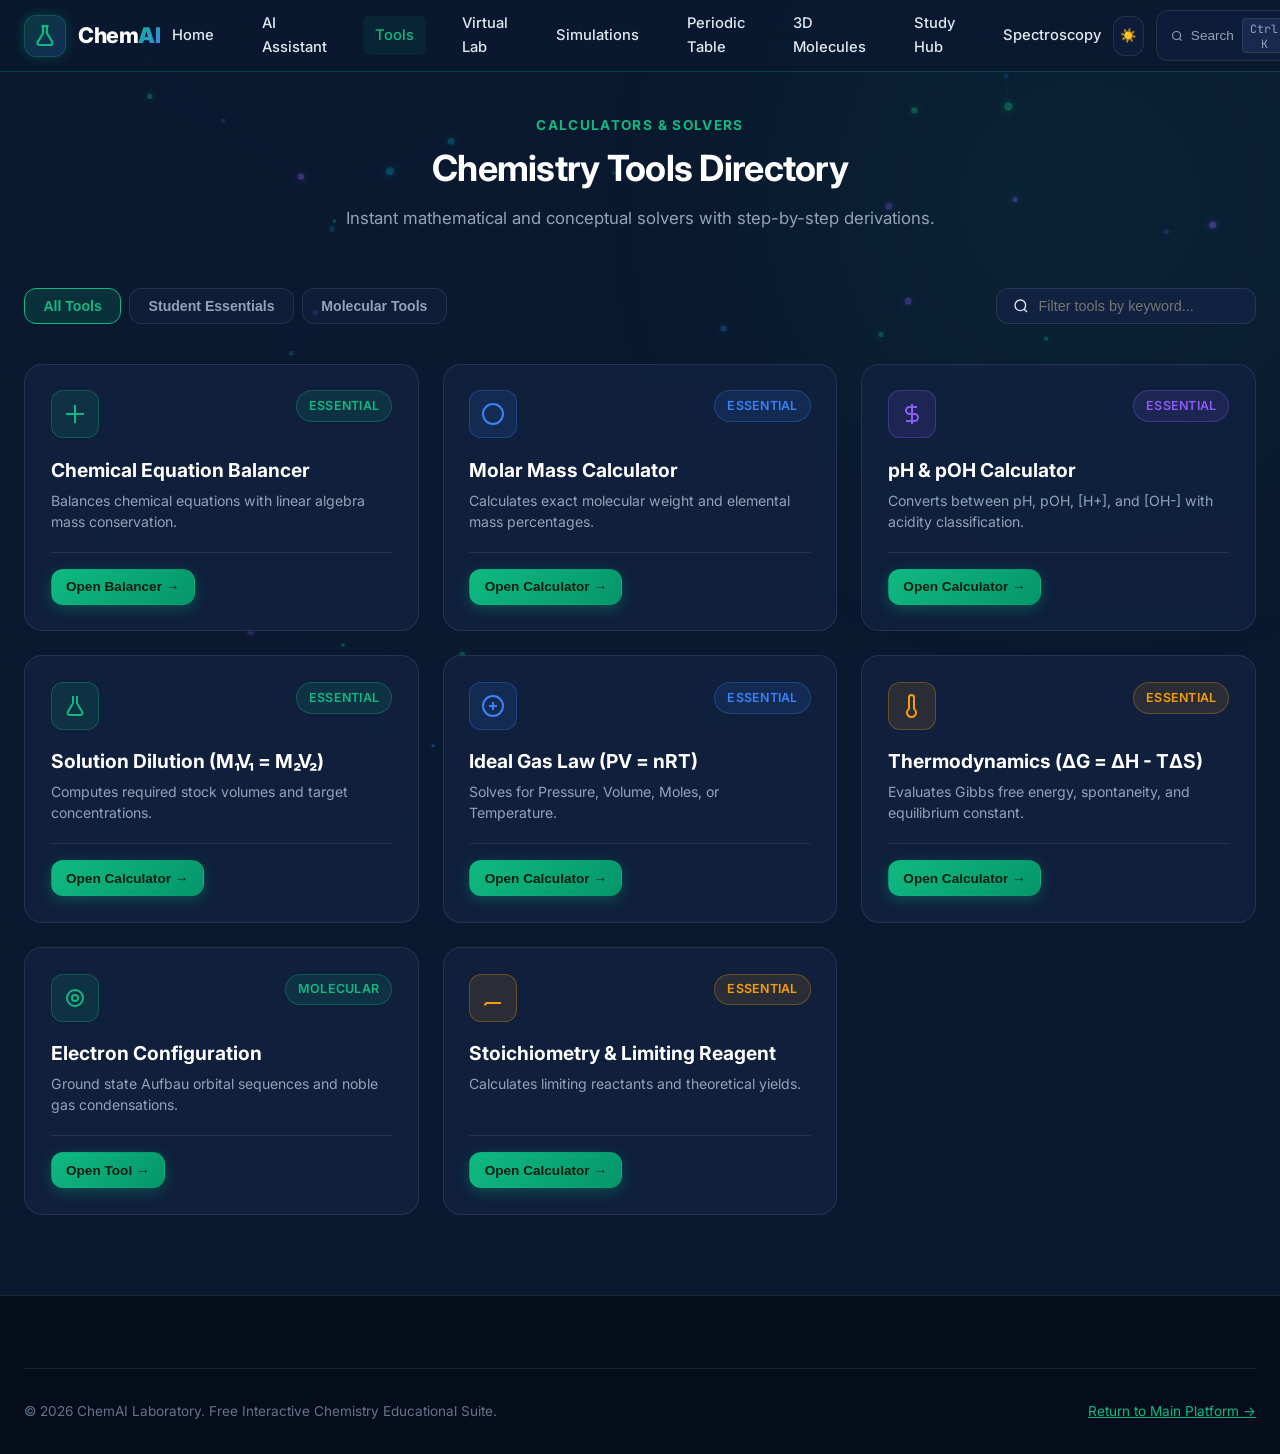
<file: tools.html>
<!DOCTYPE html>
<html lang="en">
<head>
  <meta charset="UTF-8">
  <meta name="viewport" content="width=device-width, initial-scale=1.0">
  <title>Chemistry Calculators & Tools Dashboard | ChemAI</title>
  <link href="https://fonts.googleapis.com/css2?family=Inter:wght@400;600;700;800&family=JetBrains+Mono:wght@400;600;700&display=swap" rel="stylesheet">
  <link rel="stylesheet" href="css/main.css">
  <link rel="stylesheet" href="css/components.css">
</head>
<body>
  <canvas id="particle-canvas"></canvas>
  <div class="ambient-glow ambient-glow-1"></div>
  
  <header class="site-nav" role="banner">
    <div class="container">
      <div class="nav-container">
        <a href="index.html" class="nav-brand" aria-label="ChemAI Home">
          <div class="brand-icon-box">
            <svg width="24" height="24" viewBox="0 0 24 24" fill="none" stroke="currentColor" stroke-width="2.2">
              <path d="M10 2v7.31L4.62 18.27A2 2 0 0 0 6.35 21h11.3a2 2 0 0 0 1.73-2.73L14 9.31V2"/>
              <line x1="8.5" y1="2" x2="15.5" y2="2"/>
            </svg>
          </div>
          <span>Chem<span class="brand-text-ai">AI</span></span>
        </a>
        <nav class="nav-links" id="siteNavLinks"><a href="index.html" class="nav-link">Home</a><a href="index.html#ai-assistant" class="nav-link">AI Assistant</a><a href="tools.html" class="nav-link active">Tools</a><a href="virtual-lab.html" class="nav-link">Virtual Lab</a><a href="simulations.html" class="nav-link">Simulations</a><a href="periodic-table.html" class="nav-link">Periodic Table</a><a href="index.html#molecule-viewer" class="nav-link">3D Molecules</a><a href="study-hub.html" class="nav-link">Study Hub</a><a href="spectroscopy.html" class="nav-link">Spectroscopy</a></nav>
        <div class="nav-actions">
          <button type="button" class="btn-icon theme-toggle-btn" id="themeToggleBtn" onclick="toggleTheme()" aria-label="Toggle dark/light theme" title="Toggle theme">
            <span class="theme-toggle-icon">☀️</span>
          </button>
          <button type="button" class="nav-search-btn" onclick="openSearchPalette()">
            <svg width="16" height="16" viewBox="0 0 24 24" fill="none" stroke="currentColor" stroke-width="2.2"><circle cx="11" cy="11" r="8"/><line x1="21" y1="21" x2="16.65" y2="16.65"/></svg>
            <span>Search</span>
            <kbd>Ctrl K</kbd>
          </button>
          <a href="virtual-lab.html" class="btn btn-primary btn-sm">Launch Lab</a>
        </div>
      </div>
    </div>
  </header>

  <main class="container" style="padding-top:2.5rem;padding-bottom:5rem;">
    <div class="sec-head">
      <span class="sec-eyebrow">Calculators &amp; Solvers</span>
      <h1 class="sec-title">Chemistry Tools Directory</h1>
      <p class="sec-subtitle">Instant mathematical and conceptual solvers with step-by-step derivations.</p>
    </div>
    <div class="tools-filter-bar">
      <ul class="category-tabs">
        <li><button class="category-tab active" data-category="all">All Tools</button></li>
        <li><button class="category-tab" data-category="essentials">Student Essentials</button></li>
        <li><button class="category-tab" data-category="molecular">Molecular Tools</button></li>
      </ul>
      <div class="tools-search-box">
        <svg width="18" height="18" viewBox="0 0 24 24" fill="none" stroke="currentColor" stroke-width="2"><circle cx="11" cy="11" r="8"/><line x1="21" y1="21" x2="16.65" y2="16.65"/></svg>
        <input type="text" id="toolsSearchInput" placeholder="Filter tools by keyword...">
      </div>
    </div>
    <div class="tools-grid">
      <article class="tool-card" data-category="essentials">
        <div class="tool-card-top"><div class="tool-icon-wrapper icon-emerald"><svg width="24" height="24" viewBox="0 0 24 24" fill="none" stroke="currentColor" stroke-width="2"><path d="M12 3v18M3 12h18"/></svg></div><span class="chip chip-emerald">Essential</span></div>
        <h3>Chemical Equation Balancer</h3>
        <p>Balances chemical equations with linear algebra mass conservation.</p>
        <div class="tool-card-footer"><button class="btn btn-primary btn-sm" onclick="openCalculatorModal('balancer')">Open Balancer →</button></div>
      </article>
      <article class="tool-card" data-category="essentials">
        <div class="tool-card-top"><div class="tool-icon-wrapper icon-cobalt"><svg width="24" height="24" viewBox="0 0 24 24" fill="none" stroke="currentColor" stroke-width="2"><circle cx="12" cy="12" r="10"/></svg></div><span class="chip chip-cobalt">Essential</span></div>
        <h3>Molar Mass Calculator</h3>
        <p>Calculates exact molecular weight and elemental mass percentages.</p>
        <div class="tool-card-footer"><button class="btn btn-primary btn-sm" onclick="openCalculatorModal('molarmass')">Open Calculator →</button></div>
      </article>
      <article class="tool-card" data-category="essentials">
        <div class="tool-card-top"><div class="tool-icon-wrapper icon-violet"><svg width="24" height="24" viewBox="0 0 24 24" fill="none" stroke="currentColor" stroke-width="2"><path d="M12 2v20M17 5H9.5a3.5 3.5 0 0 0 0 7h5a3.5 3.5 0 0 1 0 7H6"/></svg></div><span class="chip chip-violet">Essential</span></div>
        <h3>pH &amp; pOH Calculator</h3>
        <p>Converts between pH, pOH, [H+], and [OH-] with acidity classification.</p>
        <div class="tool-card-footer"><button class="btn btn-primary btn-sm" onclick="openCalculatorModal('ph')">Open Calculator →</button></div>
      </article>
      <article class="tool-card" data-category="essentials">
        <div class="tool-card-top"><div class="tool-icon-wrapper icon-emerald"><svg width="24" height="24" viewBox="0 0 24 24" fill="none" stroke="currentColor" stroke-width="2"><path d="M10 2v7.31L4.62 18.27A2 2 0 0 0 6.35 21h11.3a2 2 0 0 0 1.73-2.73L14 9.31V2"/></svg></div><span class="chip chip-emerald">Essential</span></div>
        <h3>Solution Dilution (M₁V₁ = M₂V₂)</h3>
        <p>Computes required stock volumes and target concentrations.</p>
        <div class="tool-card-footer"><button class="btn btn-primary btn-sm" onclick="openCalculatorModal('dilution')">Open Calculator →</button></div>
      </article>
      <article class="tool-card" data-category="essentials">
        <div class="tool-card-top"><div class="tool-icon-wrapper icon-cobalt"><svg width="24" height="24" viewBox="0 0 24 24" fill="none" stroke="currentColor" stroke-width="2"><circle cx="12" cy="12" r="10"/><path d="M8 12h8M12 8v8"/></svg></div><span class="chip chip-cobalt">Essential</span></div>
        <h3>Ideal Gas Law (PV = nRT)</h3>
        <p>Solves for Pressure, Volume, Moles, or Temperature.</p>
        <div class="tool-card-footer"><button class="btn btn-primary btn-sm" onclick="openCalculatorModal('gas')">Open Calculator →</button></div>
      </article>
      <article class="tool-card" data-category="essentials">
        <div class="tool-card-top"><div class="tool-icon-wrapper icon-amber"><svg width="24" height="24" viewBox="0 0 24 24" fill="none" stroke="currentColor" stroke-width="2"><path d="M14 14.76V3.5a2.5 2.5 0 0 0-5 0v11.26a4.5 4.5 0 1 0 5 0z"/></svg></div><span class="chip chip-amber">Essential</span></div>
        <h3>Thermodynamics (ΔG = ΔH - TΔS)</h3>
        <p>Evaluates Gibbs free energy, spontaneity, and equilibrium constant.</p>
        <div class="tool-card-footer"><button class="btn btn-primary btn-sm" onclick="openCalculatorModal('thermo')">Open Calculator →</button></div>
      </article>
      <article class="tool-card" data-category="essentials">
        <div class="tool-card-top"><div class="tool-icon-wrapper icon-emerald"><svg width="24" height="24" viewBox="0 0 24 24" fill="none" stroke="currentColor" stroke-width="2"><circle cx="12" cy="12" r="3"/><circle cx="12" cy="12" r="8"/></svg></div><span class="chip chip-emerald">Molecular</span></div>
        <h3>Electron Configuration</h3>
        <p>Ground state Aufbau orbital sequences and noble gas condensations.</p>
        <div class="tool-card-footer"><button class="btn btn-primary btn-sm" onclick="openCalculatorModal('config')">Open Tool →</button></div>
      </article>
      <article class="tool-card" data-category="essentials">
        <div class="tool-card-top"><div class="tool-icon-wrapper icon-amber"><svg width="24" height="24" viewBox="0 0 24 24" fill="none" stroke="currentColor" stroke-width="2"><path d="M4 19.5A2.5 2.5 0 0 1 6.5 17H20"/></svg></div><span class="chip chip-amber">Essential</span></div>
        <h3>Stoichiometry &amp; Limiting Reagent</h3>
        <p>Calculates limiting reactants and theoretical yields.</p>
        <div class="tool-card-footer"><button class="btn btn-primary btn-sm" onclick="openCalculatorModal('stoichiometry')">Open Calculator →</button></div>
      </article>
    </div>
  </main>
  
  <footer class="site-footer">
    <div class="container">
      <div class="footer-bottom">
        <div>&copy; 2026 ChemAI Laboratory. Free Interactive Chemistry Educational Suite.</div>
        <div><a href="index.html" class="text-emerald">Return to Main Platform →</a></div>
      </div>
    </div>
  </footer>

  <!-- Universal Calculator Modal -->
  <div class="modal-backdrop" id="calculatorModalBackdrop" role="dialog" aria-modal="true" aria-labelledby="calcModalTitle">
    <div class="modal-container">
      <div class="modal-header">
        <h3 id="calcModalTitle">Chemistry Calculator</h3>
        <button type="button" class="modal-close-btn" onclick="closeCalculatorModal()" aria-label="Close modal">
          <svg width="20" height="20" viewBox="0 0 24 24" fill="none" stroke="currentColor" stroke-width="2.5"><line x1="18" y1="6" x2="6" y2="18"/><line x1="6" y1="6" x2="18" y2="18"/></svg>
        </button>
      </div>
      <div class="modal-body" id="calcModalBody"></div>
    </div>
  </div>

  <!-- Search Modal -->
  <div class="modal-backdrop" id="searchModalBackdrop" role="dialog" aria-modal="true">
    <div class="modal-container search-modal-container">
      <div class="search-input-header">
        <svg width="20" height="20" viewBox="0 0 24 24" fill="none" stroke="var(--color-emerald)" stroke-width="2.5"><circle cx="11" cy="11" r="8"/><line x1="21" y1="21" x2="16.65" y2="16.65"/></svg>
        <input type="text" id="searchPaletteInput" class="search-main-input" placeholder="Search any calculator, element or simulation..." autocomplete="off">
        <button type="button" class="modal-close-btn" onclick="closeSearchPalette()"><kbd>ESC</kbd></button>
      </div>
      <ul class="search-results-list" id="searchResultsList"></ul>
    </div>
  </div>

  
  <script src="js/periodic-table-data.js"></script>
  <script src="js/particles.js"></script>
  <script src="js/calculators.js"></script>
  <script src="js/periodic-table.js"></script>
  <script src="js/virtual-lab.js"></script>
  <script src="js/quiz-engine.js"></script>
  <script src="js/notes-generator.js"></script>
  <script src="js/app.js"></script>
</body>
</html>
</file>
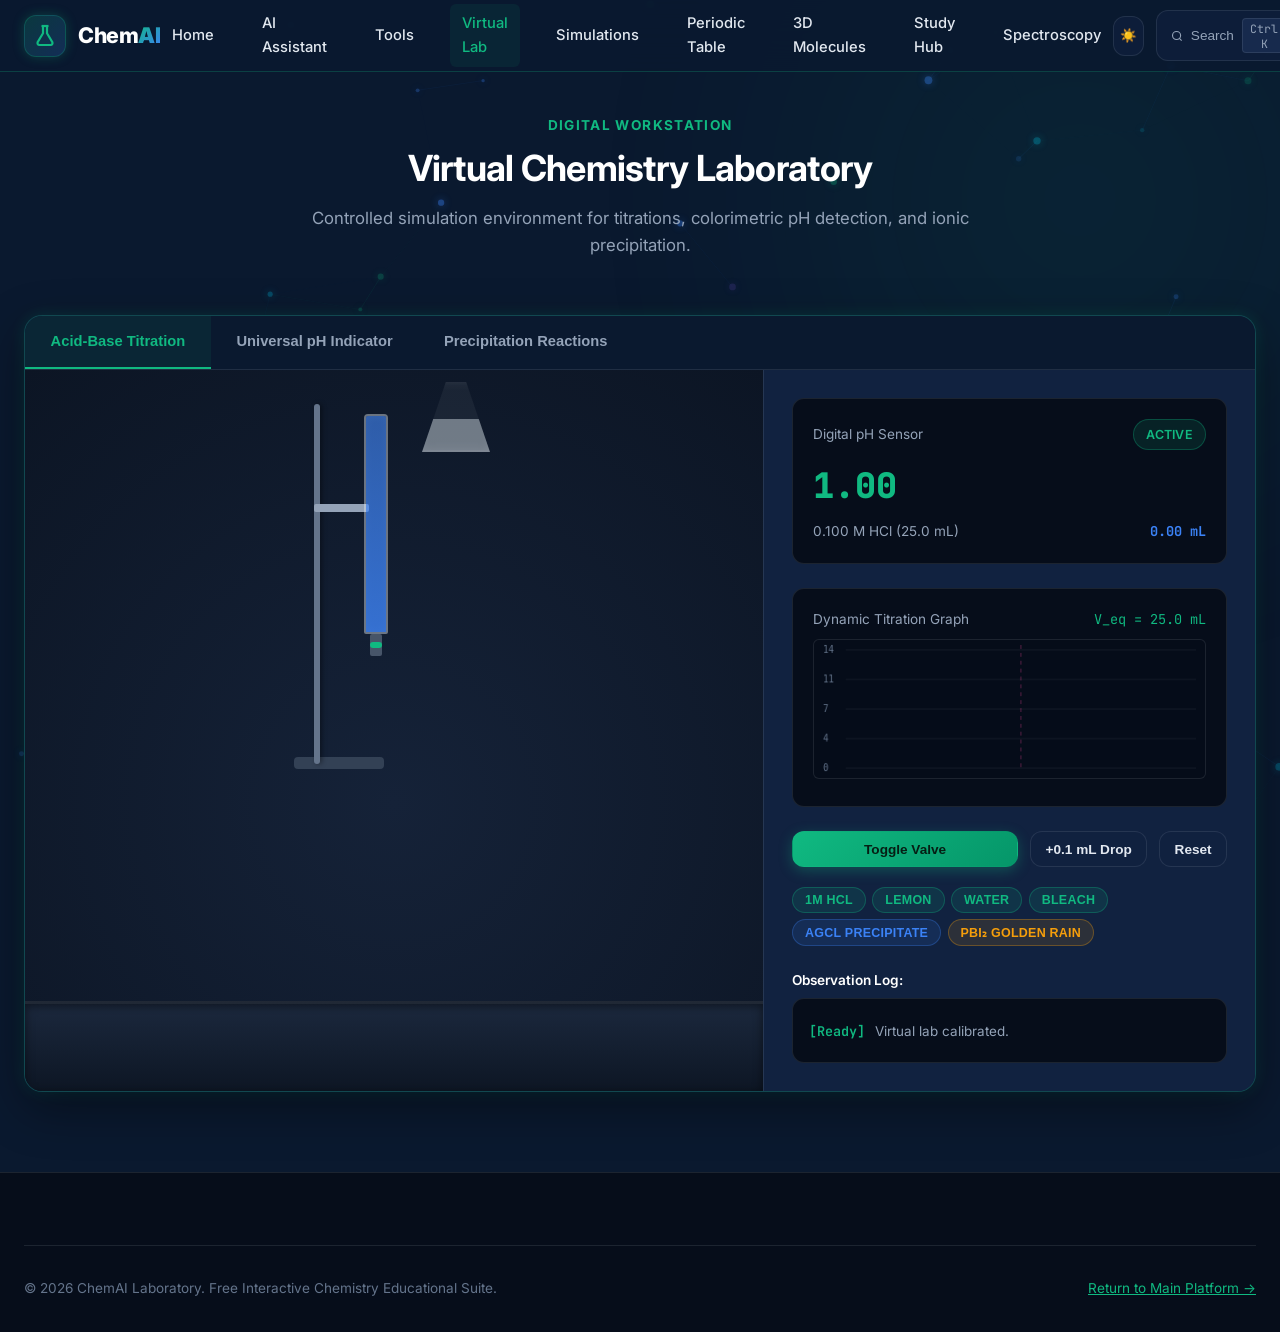
<file: virtual-lab.html>
<!DOCTYPE html>
<html lang="en">
<head>
  <meta charset="UTF-8">
  <meta name="viewport" content="width=device-width, initial-scale=1.0">
  <title>Virtual Chemistry Lab | ChemAI</title>
  <link href="https://fonts.googleapis.com/css2?family=Inter:wght@400;600;700;800&family=JetBrains+Mono:wght@400;600;700&display=swap" rel="stylesheet">
  <link rel="stylesheet" href="css/main.css">
  <link rel="stylesheet" href="css/components.css">
  <link rel="stylesheet" href="css/virtual-lab.css">
</head>
<body>
  <canvas id="particle-canvas"></canvas>
  <div class="ambient-glow ambient-glow-1"></div>
  
  <header class="site-nav" role="banner">
    <div class="container">
      <div class="nav-container">
        <a href="index.html" class="nav-brand" aria-label="ChemAI Home">
          <div class="brand-icon-box">
            <svg width="24" height="24" viewBox="0 0 24 24" fill="none" stroke="currentColor" stroke-width="2.2">
              <path d="M10 2v7.31L4.62 18.27A2 2 0 0 0 6.35 21h11.3a2 2 0 0 0 1.73-2.73L14 9.31V2"/>
              <line x1="8.5" y1="2" x2="15.5" y2="2"/>
            </svg>
          </div>
          <span>Chem<span class="brand-text-ai">AI</span></span>
        </a>
        <nav class="nav-links" id="siteNavLinks"><a href="index.html" class="nav-link">Home</a><a href="index.html#ai-assistant" class="nav-link">AI Assistant</a><a href="tools.html" class="nav-link">Tools</a><a href="virtual-lab.html" class="nav-link active">Virtual Lab</a><a href="simulations.html" class="nav-link">Simulations</a><a href="periodic-table.html" class="nav-link">Periodic Table</a><a href="index.html#molecule-viewer" class="nav-link">3D Molecules</a><a href="study-hub.html" class="nav-link">Study Hub</a><a href="spectroscopy.html" class="nav-link">Spectroscopy</a></nav>
        <div class="nav-actions">
          <button type="button" class="btn-icon theme-toggle-btn" id="themeToggleBtn" onclick="toggleTheme()" aria-label="Toggle dark/light theme" title="Toggle theme">
            <span class="theme-toggle-icon">☀️</span>
          </button>
          <button type="button" class="nav-search-btn" onclick="openSearchPalette()">
            <svg width="16" height="16" viewBox="0 0 24 24" fill="none" stroke="currentColor" stroke-width="2.2"><circle cx="11" cy="11" r="8"/><line x1="21" y1="21" x2="16.65" y2="16.65"/></svg>
            <span>Search</span>
            <kbd>Ctrl K</kbd>
          </button>
          <a href="virtual-lab.html" class="btn btn-primary btn-sm">Launch Lab</a>
        </div>
      </div>
    </div>
  </header>

  <main class="container" style="padding-top:2.5rem;padding-bottom:5rem;">
    <div class="sec-head">
      <span class="sec-eyebrow">Digital Workstation</span>
      <h1 class="sec-title">Virtual Chemistry Laboratory</h1>
      <p class="sec-subtitle">Controlled simulation environment for titrations, colorimetric pH detection, and ionic precipitation.</p>
    </div>
    <div class="vlab-dashboard">
      <div class="vlab-exp-bar">
        <button type="button" class="vlab-exp-tab active" data-exp="titration" onclick="switchLabExperiment('titration')">Acid-Base Titration</button>
        <button type="button" class="vlab-exp-tab" data-exp="indicator" onclick="switchLabExperiment('indicator')">Universal pH Indicator</button>
        <button type="button" class="vlab-exp-tab" data-exp="precipitation" onclick="switchLabExperiment('precipitation')">Precipitation Reactions</button>
      </div>
      <div class="vlab-workspace-grid">
        <div class="vlab-stage">
          <div id="view_titration" class="vlab-exp-view" style="width:100%;height:100%;">
            <div class="vlab-apparatus-center">
              <div class="titration-rig">
                <div class="lab-stand-base"></div>
                <div class="lab-stand-rod"></div>
                <div class="lab-clamp"></div>
                <div class="glass-burette"><div class="burette-liquid" id="buretteLiquid" style="height:100%;"></div></div>
                <div class="burette-valve" onclick="toggleBuretteValve()"><div class="valve-handle" id="valveHandle"></div></div>
                <div class="droplet-emitter" id="dropletEmitter"></div>
                <div class="erlenmeyer-flask"><div class="flask-body"><div class="flask-solution" id="flaskSolution"></div></div></div>
              </div>
            </div>
          </div>
          <div id="view_indicator" class="vlab-exp-view" style="display:none;width:100%;height:100%;">
            <div class="vlab-apparatus-center">
              <div class="test-tube-slot">
                <div class="test-tube-glass" style="width:50px;height:240px;border-radius:0 0 25px 25px;">
                  <div class="test-tube-fluid" id="indicatorTubeFluid" style="height:70%;background:#10b981;"></div>
                </div>
                <div id="indicatorDesc" style="color:#fff;margin-top:1rem;font-size:0.95rem;">Neutral Pure Water: Emerald Green (pH 7.0)</div>
              </div>
            </div>
          </div>
          <div id="view_precipitation" class="vlab-exp-view" style="display:none;width:100%;height:100%;">
            <div class="vlab-apparatus-center">
              <div class="test-tube-slot">
                <div class="test-tube-glass" style="width:50px;height:240px;border-radius:0 0 25px 25px;">
                  <div class="test-tube-fluid" id="precipitateTubeFluid" style="height:65%;background:rgba(255,255,255,0.9);"></div>
                </div>
                <div id="precipitateReactionLabel" style="color:#fff;margin-top:1rem;font-size:0.95rem;text-align:center;">
                  <strong>AgNO₃ (aq) + NaCl (aq) → AgCl (s)↓ + NaNO₃ (aq)</strong>
                </div>
              </div>
            </div>
          </div>
          <div class="vlab-bench-surface"></div>
        </div>
        <div class="vlab-sidebar">
          <div class="vlab-gauge-card">
            <div class="gauge-header"><span>Digital pH Sensor</span><span class="chip chip-emerald">Active</span></div>
            <div class="gauge-readout" id="vlabPHReadout">1.00</div>
            <div style="font-size:0.85rem;color:var(--text-muted);display:flex;justify-content:space-between;margin-top:0.4rem;">
              <span>0.100 M HCl (25.0 mL)</span>
              <span id="vlabAddedVol" style="color:var(--color-cobalt);font-family:var(--font-mono);font-weight:700;">0.00 mL</span>
            </div>
          </div>
          <div class="vlab-gauge-card">
            <div class="gauge-header"><span>Dynamic Titration Graph</span><span class="mono text-emerald">V_eq = 25.0 mL</span></div>
            <canvas id="titrationCurveCanvas"></canvas>
          </div>
          <div class="vlab-controls-group">
            <div class="vlab-action-buttons">
              <button class="btn btn-primary btn-sm" onclick="toggleBuretteValve()" style="flex:1;">Toggle Valve</button>
              <button class="btn btn-ghost btn-sm" onclick="dispenseSingleDrop()">+0.1 mL Drop</button>
              <button class="btn btn-ghost btn-sm" onclick="resetTitration()">Reset</button>
            </div>
            <div style="display:flex;gap:0.4rem;flex-wrap:wrap;margin-top:0.5rem;">
              <button class="chip chip-emerald" onclick="testIndicatorSubstance('hcl')">1M HCl</button>
              <button class="chip chip-emerald" onclick="testIndicatorSubstance('lemon')">Lemon</button>
              <button class="chip chip-emerald" onclick="testIndicatorSubstance('water')">Water</button>
              <button class="chip chip-emerald" onclick="testIndicatorSubstance('bleach')">Bleach</button>
              <button class="chip chip-cobalt" onclick="mixPrecipitation('AgNO3_NaCl')">AgCl Precipitate</button>
              <button class="chip chip-amber" onclick="mixPrecipitation('PbNO3_KI')">PbI₂ Golden Rain</button>
            </div>
          </div>
          <div>
            <div style="font-size:0.85rem;font-weight:600;margin-bottom:0.4rem;color:#fff;">Observation Log:</div>
            <div class="vlab-observation-log" id="vlabLog">
              <div class="log-entry"><span class="log-timestamp">[Ready]</span> Virtual lab calibrated.</div>
            </div>
          </div>
        </div>
      </div>
    </div>
  </main>
  
  <footer class="site-footer">
    <div class="container">
      <div class="footer-bottom">
        <div>&copy; 2026 ChemAI Laboratory. Free Interactive Chemistry Educational Suite.</div>
        <div><a href="index.html" class="text-emerald">Return to Main Platform →</a></div>
      </div>
    </div>
  </footer>

  <!-- Universal Calculator Modal -->
  <div class="modal-backdrop" id="calculatorModalBackdrop" role="dialog" aria-modal="true" aria-labelledby="calcModalTitle">
    <div class="modal-container">
      <div class="modal-header">
        <h3 id="calcModalTitle">Chemistry Calculator</h3>
        <button type="button" class="modal-close-btn" onclick="closeCalculatorModal()" aria-label="Close modal">
          <svg width="20" height="20" viewBox="0 0 24 24" fill="none" stroke="currentColor" stroke-width="2.5"><line x1="18" y1="6" x2="6" y2="18"/><line x1="6" y1="6" x2="18" y2="18"/></svg>
        </button>
      </div>
      <div class="modal-body" id="calcModalBody"></div>
    </div>
  </div>

  <!-- Search Modal -->
  <div class="modal-backdrop" id="searchModalBackdrop" role="dialog" aria-modal="true">
    <div class="modal-container search-modal-container">
      <div class="search-input-header">
        <svg width="20" height="20" viewBox="0 0 24 24" fill="none" stroke="var(--color-emerald)" stroke-width="2.5"><circle cx="11" cy="11" r="8"/><line x1="21" y1="21" x2="16.65" y2="16.65"/></svg>
        <input type="text" id="searchPaletteInput" class="search-main-input" placeholder="Search any calculator, element or simulation..." autocomplete="off">
        <button type="button" class="modal-close-btn" onclick="closeSearchPalette()"><kbd>ESC</kbd></button>
      </div>
      <ul class="search-results-list" id="searchResultsList"></ul>
    </div>
  </div>

  
  <script src="js/periodic-table-data.js"></script>
  <script src="js/particles.js"></script>
  <script src="js/calculators.js"></script>
  <script src="js/periodic-table.js"></script>
  <script src="js/virtual-lab.js"></script>
  <script src="js/quiz-engine.js"></script>
  <script src="js/notes-generator.js"></script>
  <script src="js/app.js"></script>
</body>
</html>
</file>
<file: css/main.css>
/* ==========================================================================
   ChemAI Platform - Modern Dark Scientific Theme & Design System
   Inspired by ChemAI (chemai.in)
   ========================================================================== */

:root {
  /* Color Palette */
  --bg-dark: #0a192f;
  --bg-deep: #060d1a;
  --bg-surface: #112240;
  --bg-surface-elevated: #172a4d;
  --bg-surface-hover: #1e3661;
  --bg-glass: rgba(17, 34, 64, 0.78);
  --bg-glass-light: rgba(23, 42, 77, 0.6);

  /* Scientific Accents */
  --color-emerald: #10b981;
  --color-emerald-glow: rgba(16, 185, 129, 0.25);
  --color-emerald-light: #34d399;
  --color-cobalt: #3b82f6;
  --color-cobalt-glow: rgba(59, 130, 246, 0.25);
  --color-cyan: #00b4d8;
  --color-amber: #f59e0b;
  --color-amber-glow: rgba(245, 158, 11, 0.25);
  --color-violet: #8b5cf6;
  --color-violet-glow: rgba(139, 92, 246, 0.25);
  --color-rose: #ec4899;
  --color-red: #ef4444;

  /* Typography */
  --text-main: #e2e8f0;
  --text-muted: #94a3b8;
  --text-dim: #64748b;
  --text-highlight: #ffffff;

  /* Borders & Dividers */
  --border-subtle: rgba(226, 232, 240, 0.1);
  --border-emerald: rgba(16, 185, 129, 0.25);
  --border-cobalt: rgba(59, 130, 246, 0.25);
  --border-glow: 0 0 16px rgba(16, 185, 129, 0.18);

  /* Fonts */
  --font-sans: 'Inter', -apple-system, BlinkMacSystemFont, 'Segoe UI', Roboto, sans-serif;
  --font-mono: 'JetBrains Mono', 'Fira Code', ui-monospace, monospace;

  /* Layout */
  --max-w: 1280px;
  --header-height: 72px;
  --radius-sm: 6px;
  --radius-md: 12px;
  --radius-lg: 18px;
  --radius-full: 9999px;
  --transition: all 0.25s cubic-bezier(0.16, 1, 0.3, 1);
}

/* Base Resets */
*, *::before, *::after {
  box-sizing: border-box;
  margin: 0;
  padding: 0;
}

html {
  scroll-behavior: smooth;
  font-size: 16px;
}

body {
  background-color: var(--bg-dark);
  color: var(--text-main);
  font-family: var(--font-sans);
  line-height: 1.6;
  overflow-x: hidden;
  position: relative;
  min-height: 100vh;
  -webkit-font-smoothing: antialiased;
}

/* Background Particle Canvas */
#particle-canvas {
  position: fixed;
  top: 0;
  left: 0;
  width: 100vw;
  height: 100vh;
  z-index: 0;
  pointer-events: none;
  opacity: 0.65;
}

/* Ambient Radial Glow Gradients */
.ambient-glow {
  position: fixed;
  width: 600px;
  height: 600px;
  border-radius: 50%;
  filter: blur(140px);
  pointer-events: none;
  z-index: 0;
  opacity: 0.18;
}
.ambient-glow-1 {
  top: -100px;
  right: -100px;
  background: radial-gradient(circle, var(--color-emerald) 0%, transparent 70%);
}
.ambient-glow-2 {
  bottom: 20%;
  left: -150px;
  background: radial-gradient(circle, var(--color-cobalt) 0%, transparent 70%);
}

/* Container */
.container {
  max-width: var(--max-w);
  margin: 0 auto;
  padding: 0 1.5rem;
  position: relative;
  z-index: 1;
}

/* Typography Helpers */
h1, h2, h3, h4, h5, h6 {
  color: var(--text-highlight);
  font-weight: 700;
  line-height: 1.25;
}

.mono {
  font-family: var(--font-mono);
}

.text-emerald { color: var(--color-emerald); }
.text-cobalt { color: var(--color-cobalt); }
.text-amber { color: var(--color-amber); }
.text-violet { color: var(--color-violet); }
.text-rose { color: var(--color-rose); }
.text-muted { color: var(--text-muted); }
.text-dim { color: var(--text-dim); }

/* Navigation Bar */
.site-nav {
  position: sticky;
  top: 0;
  z-index: 1000;
  height: var(--header-height);
  background: rgba(10, 25, 47, 0.85);
  backdrop-filter: blur(20px);
  -webkit-backdrop-filter: blur(20px);
  border-bottom: 1px solid var(--border-emerald);
  display: flex;
  align-items: center;
  transition: var(--transition);
}

.site-nav.scrolled {
  box-shadow: 0 4px 20px rgba(0, 0, 0, 0.4);
  background: rgba(6, 13, 26, 0.95);
}

.nav-container {
  display: flex;
  align-items: center;
  justify-content: space-between;
  width: 100%;
}

.nav-brand {
  display: flex;
  align-items: center;
  gap: 0.75rem;
  text-decoration: none;
  color: var(--text-highlight);
  font-size: 1.35rem;
  font-weight: 800;
  letter-spacing: -0.02em;
}

.brand-icon-box {
  width: 42px;
  height: 42px;
  background: linear-gradient(135deg, rgba(16, 185, 129, 0.2), rgba(59, 130, 246, 0.2));
  border: 1px solid var(--border-emerald);
  border-radius: var(--radius-md);
  display: flex;
  align-items: center;
  justify-content: center;
  color: var(--color-emerald);
  box-shadow: 0 0 12px rgba(16, 185, 129, 0.25);
}

.brand-text-ai {
  background: linear-gradient(135deg, var(--color-emerald), var(--color-cobalt));
  -webkit-background-clip: text;
  -webkit-text-fill-color: transparent;
  font-weight: 900;
}

.nav-links {
  display: flex;
  align-items: center;
  gap: 1.5rem;
  list-style: none;
}

.nav-link {
  color: var(--text-main);
  text-decoration: none;
  font-size: 0.92rem;
  font-weight: 500;
  padding: 0.5rem 0.75rem;
  border-radius: var(--radius-sm);
  transition: var(--transition);
  display: flex;
  align-items: center;
  gap: 0.4rem;
}

.nav-link:hover, .nav-link.active {
  color: var(--color-emerald);
  background: rgba(16, 185, 129, 0.08);
}

.nav-actions {
  display: flex;
  align-items: center;
  gap: 0.75rem;
}

.nav-search-btn {
  display: flex;
  align-items: center;
  gap: 0.5rem;
  background: rgba(17, 34, 64, 0.6);
  border: 1px solid var(--border-subtle);
  color: var(--text-muted);
  padding: 0.45rem 0.85rem;
  border-radius: var(--radius-md);
  font-size: 0.85rem;
  cursor: pointer;
  transition: var(--transition);
}

.nav-search-btn:hover {
  border-color: var(--color-emerald);
  color: var(--text-main);
}

.nav-search-btn kbd {
  background: var(--bg-surface-elevated);
  border: 1px solid var(--border-subtle);
  border-radius: 4px;
  padding: 0.1rem 0.35rem;
  font-size: 0.72rem;
  font-family: var(--font-mono);
}

.mobile-menu-btn {
  display: none;
  background: transparent;
  border: none;
  color: var(--text-main);
  cursor: pointer;
  padding: 0.5rem;
}

/* Buttons */
.btn {
  display: inline-flex;
  align-items: center;
  justify-content: center;
  gap: 0.5rem;
  padding: 0.75rem 1.4rem;
  font-size: 0.95rem;
  font-weight: 600;
  border-radius: var(--radius-md);
  cursor: pointer;
  transition: var(--transition);
  text-decoration: none;
  border: 1px solid transparent;
  min-height: 44px;
}

.btn-primary {
  background: linear-gradient(135deg, var(--color-emerald), #059669);
  color: #061e14;
  box-shadow: 0 4px 14px rgba(16, 185, 129, 0.3);
  font-weight: 700;
}
.btn-primary:hover {
  transform: translateY(-2px);
  box-shadow: 0 6px 20px rgba(16, 185, 129, 0.45);
  background: linear-gradient(135deg, #34d399, #10b981);
}

.btn-ghost {
  background: rgba(17, 34, 64, 0.6);
  color: var(--text-main);
  border: 1px solid var(--border-subtle);
  backdrop-filter: blur(10px);
}
.btn-ghost:hover {
  background: var(--bg-surface-elevated);
  border-color: var(--color-emerald);
  color: var(--color-emerald);
  transform: translateY(-2px);
}

.btn-sm {
  padding: 0.45rem 0.9rem;
  font-size: 0.85rem;
  min-height: 36px;
}

.btn-icon {
  width: 40px;
  height: 40px;
  padding: 0;
  border-radius: var(--radius-md);
  display: inline-flex;
  align-items: center;
  justify-content: center;
  background: rgba(17, 34, 64, 0.6);
  border: 1px solid var(--border-subtle);
  color: var(--text-main);
  cursor: pointer;
  transition: var(--transition);
}
.btn-icon:hover {
  background: var(--bg-surface-elevated);
  border-color: var(--color-emerald);
  color: var(--color-emerald);
}

/* Glassmorphism Cards */
.glass-card {
  background: var(--bg-glass);
  backdrop-filter: blur(16px);
  -webkit-backdrop-filter: blur(16px);
  border: 1px solid var(--border-subtle);
  border-radius: var(--radius-lg);
  padding: 1.75rem;
  box-shadow: 0 8px 32px rgba(0, 0, 0, 0.25);
  transition: var(--transition);
  position: relative;
  overflow: hidden;
}

.glass-card:hover {
  border-color: var(--border-emerald);
  box-shadow: 0 12px 36px rgba(0, 0, 0, 0.35), var(--border-glow);
  transform: translateY(-3px);
}

/* Badge Chips */
.chip {
  display: inline-flex;
  align-items: center;
  gap: 0.35rem;
  padding: 0.3rem 0.75rem;
  font-size: 0.78rem;
  font-weight: 600;
  border-radius: var(--radius-full);
  letter-spacing: 0.02em;
  text-transform: uppercase;
}

.chip-emerald {
  background: rgba(16, 185, 129, 0.12);
  color: var(--color-emerald);
  border: 1px solid rgba(16, 185, 129, 0.3);
}

.chip-cobalt {
  background: rgba(59, 130, 246, 0.12);
  color: var(--color-cobalt);
  border: 1px solid rgba(59, 130, 246, 0.3);
}

.chip-amber {
  background: rgba(245, 158, 11, 0.12);
  color: var(--color-amber);
  border: 1px solid rgba(245, 158, 11, 0.3);
}

.chip-violet {
  background: rgba(139, 92, 246, 0.12);
  color: var(--color-violet);
  border: 1px solid rgba(139, 92, 246, 0.3);
}

/* Section Header Typography */
.sec-head {
  text-align: center;
  max-width: 760px;
  margin: 0 auto 3.5rem auto;
}
.sec-eyebrow {
  display: inline-flex;
  align-items: center;
  gap: 0.4rem;
  font-size: 0.85rem;
  font-weight: 700;
  text-transform: uppercase;
  letter-spacing: 0.1em;
  color: var(--color-emerald);
  margin-bottom: 0.6rem;
}
.sec-title {
  font-size: 2.25rem;
  margin-bottom: 0.85rem;
  letter-spacing: -0.02em;
}
.sec-subtitle {
  font-size: 1.05rem;
  color: var(--text-muted);
  line-height: 1.6;
}

/* Section Wrapper */
.sec-wrap {
  padding: 5.5rem 0;
  position: relative;
  z-index: 1;
}

/* Hero Section */
.hero-sec {
  min-height: calc(100vh - var(--header-height));
  display: flex;
  align-items: center;
  padding: 3rem 0 5rem 0;
  position: relative;
}

.hero-grid {
  display: grid;
  grid-template-columns: 1.15fr 0.85fr;
  gap: 3.5rem;
  align-items: center;
}

.hero-eyebrow-pill {
  display: inline-flex;
  align-items: center;
  gap: 0.5rem;
  background: rgba(16, 185, 129, 0.1);
  border: 1px solid rgba(16, 185, 129, 0.3);
  padding: 0.35rem 0.9rem;
  border-radius: var(--radius-full);
  color: var(--color-emerald);
  font-size: 0.82rem;
  font-weight: 600;
  margin-bottom: 1.5rem;
}

.hero-title {
  font-size: 3.5rem;
  font-weight: 900;
  line-height: 1.12;
  letter-spacing: -0.03em;
  margin-bottom: 1.25rem;
}

.typing-accent {
  background: linear-gradient(135deg, var(--color-emerald), var(--color-cobalt));
  -webkit-background-clip: text;
  -webkit-text-fill-color: transparent;
  font-family: var(--font-mono);
}

.typing-cursor {
  display: inline-block;
  width: 3px;
  height: 1em;
  background: var(--color-emerald);
  margin-left: 4px;
  vertical-align: text-bottom;
  animation: blink 0.8s infinite;
}

@keyframes blink {
  0%, 100% { opacity: 1; }
  50% { opacity: 0; }
}

.hero-subheadline {
  font-size: 1.2rem;
  color: var(--text-main);
  font-weight: 600;
  margin-bottom: 0.75rem;
}

.hero-lead {
  font-size: 1.05rem;
  color: var(--text-muted);
  line-height: 1.65;
  margin-bottom: 2rem;
}

.hero-actions {
  display: flex;
  align-items: center;
  gap: 1rem;
  flex-wrap: wrap;
  margin-bottom: 1.5rem;
}

.hero-note {
  display: flex;
  align-items: center;
  gap: 0.5rem;
  font-size: 0.85rem;
  color: var(--text-dim);
}

/* Hero Right Simulated Preview Card */
.hero-preview-card {
  background: var(--bg-surface);
  border: 1px solid var(--border-emerald);
  border-radius: var(--radius-lg);
  box-shadow: 0 16px 40px rgba(0, 0, 0, 0.5), 0 0 24px rgba(16, 185, 129, 0.2);
  overflow: hidden;
  position: relative;
}

.preview-card-header {
  padding: 1rem 1.25rem;
  background: rgba(10, 25, 47, 0.8);
  border-bottom: 1px solid var(--border-subtle);
  display: flex;
  align-items: center;
  justify-content: space-between;
}

.preview-header-left {
  display: flex;
  align-items: center;
  gap: 0.75rem;
}

.preview-avatar {
  width: 36px;
  height: 36px;
  background: rgba(16, 185, 129, 0.15);
  border: 1px solid var(--color-emerald);
  border-radius: var(--radius-md);
  display: flex;
  align-items: center;
  justify-content: center;
  color: var(--color-emerald);
}

.preview-title h4 {
  font-size: 0.95rem;
  color: var(--text-highlight);
}
.preview-title p {
  font-size: 0.78rem;
  color: var(--color-emerald);
  display: flex;
  align-items: center;
  gap: 0.35rem;
}

.preview-body {
  padding: 1.25rem;
  display: flex;
  flex-direction: column;
  gap: 1rem;
  font-size: 0.9rem;
}

.preview-chat-msg {
  padding: 0.85rem 1.1rem;
  border-radius: var(--radius-md);
  line-height: 1.5;
}

.msg-user {
  background: rgba(59, 130, 246, 0.15);
  border: 1px solid rgba(59, 130, 246, 0.3);
  color: #bfdbfe;
  align-self: flex-end;
  max-width: 85%;
}

.msg-ai {
  background: rgba(16, 185, 129, 0.08);
  border: 1px solid rgba(16, 185, 129, 0.2);
  color: var(--text-main);
  align-self: flex-start;
  max-width: 95%;
}

.chem-equation-box {
  background: var(--bg-deep);
  border: 1px solid var(--border-subtle);
  border-radius: var(--radius-sm);
  padding: 0.75rem 1rem;
  margin: 0.6rem 0;
  font-family: var(--font-mono);
  color: var(--color-emerald);
  font-size: 0.95rem;
  text-align: center;
  letter-spacing: 0.05em;
}

.preview-chips-row {
  display: flex;
  gap: 0.5rem;
  overflow-x: auto;
  padding: 0.75rem 1.25rem;
  background: rgba(6, 13, 26, 0.6);
  border-top: 1px solid var(--border-subtle);
}

.preview-chip-btn {
  background: rgba(17, 34, 64, 0.7);
  border: 1px solid var(--border-subtle);
  color: var(--text-muted);
  padding: 0.35rem 0.75rem;
  border-radius: var(--radius-full);
  font-size: 0.78rem;
  white-space: nowrap;
  cursor: pointer;
  transition: var(--transition);
}
.preview-chip-btn:hover {
  border-color: var(--color-emerald);
  color: var(--color-emerald);
  background: rgba(16, 185, 129, 0.1);
}

/* Pulse Dot */
.status-dot {
  width: 8px;
  height: 8px;
  border-radius: 50%;
  background: var(--color-emerald);
  box-shadow: 0 0 8px var(--color-emerald);
  animation: pulse 2s infinite ease-in-out;
}
@keyframes pulse {
  0%, 100% { transform: scale(1); opacity: 1; }
  50% { transform: scale(1.3); opacity: 0.7; }
}

/* Footer */
.site-footer {
  background: var(--bg-deep);
  border-top: 1px solid var(--border-subtle);
  padding: 4.5rem 0 2rem 0;
  position: relative;
  z-index: 1;
}

.footer-grid {
  display: grid;
  grid-template-columns: 1.5fr repeat(3, 1fr);
  gap: 3rem;
  margin-bottom: 3.5rem;
}

.footer-col h4 {
  font-size: 1rem;
  margin-bottom: 1.25rem;
  color: var(--text-highlight);
}

.footer-col ul {
  list-style: none;
  display: flex;
  flex-direction: column;
  gap: 0.75rem;
}

.footer-col a {
  color: var(--text-muted);
  text-decoration: none;
  font-size: 0.9rem;
  transition: var(--transition);
}

.footer-col a:hover {
  color: var(--color-emerald);
  padding-left: 4px;
}

.footer-bottom {
  padding-top: 2rem;
  border-top: 1px solid var(--border-subtle);
  display: flex;
  align-items: center;
  justify-content: space-between;
  font-size: 0.85rem;
  color: var(--text-dim);
  flex-wrap: wrap;
  gap: 1rem;
}

/* Mobile Responsive */
@media (max-width: 992px) {
  .hero-grid {
    grid-template-columns: 1fr;
    gap: 2.5rem;
  }
  .hero-title {
    font-size: 2.75rem;
  }
  .nav-links {
    display: none;
  }
  .mobile-menu-btn {
    display: block;
  }
  .footer-grid {
    grid-template-columns: 1fr 1fr;
  }
}

@media (max-width: 640px) {
  .hero-title {
    font-size: 2.25rem;
  }
  .footer-grid {
    grid-template-columns: 1fr;
  }
  .hero-actions {
    flex-direction: column;
    align-items: stretch;
  }
}


/* ==========================================================================
   ChemAI Platform - Light Mode Theme Specification
   ========================================================================== */

[data-theme="light"] {
  --bg-dark: #f8fafc;
  --bg-deep: #f1f5f9;
  --bg-surface: #ffffff;
  --bg-surface-elevated: #f8fafc;
  --bg-surface-hover: #e2e8f0;
  --bg-glass: rgba(255, 255, 255, 0.88);
  --bg-glass-light: rgba(255, 255, 255, 0.65);

  --color-emerald: #059669;
  --color-emerald-glow: rgba(5, 150, 105, 0.15);
  --color-emerald-light: #10b981;
  --color-cobalt: #2563eb;
  --color-cobalt-glow: rgba(37, 99, 235, 0.15);
  --color-cyan: #0284c7;
  --color-amber: #d97706;
  --color-amber-glow: rgba(217, 119, 6, 0.15);
  --color-violet: #7c3aed;
  --color-violet-glow: rgba(124, 58, 237, 0.15);
  --color-rose: #db2777;
  --color-red: #dc2626;

  --text-main: #334155;
  --text-muted: #64748b;
  --text-dim: #94a3b8;
  --text-highlight: #0f172a;

  --border-subtle: rgba(15, 23, 42, 0.1);
  --border-emerald: rgba(5, 150, 105, 0.3);
  --border-cobalt: rgba(37, 99, 235, 0.3);
  --border-glow: 0 4px 24px rgba(5, 150, 105, 0.12);
}

[data-theme="light"] body {
  background-color: var(--bg-dark);
  color: var(--text-main);
}

[data-theme="light"] .ambient-glow-1 {
  background: radial-gradient(circle, rgba(5, 150, 105, 0.08) 0%, transparent 70%);
}

[data-theme="light"] .ambient-glow-2 {
  background: radial-gradient(circle, rgba(37, 99, 235, 0.08) 0%, transparent 70%);
}

[data-theme="light"] .hero-title,
[data-theme="light"] .sec-title,
[data-theme="light"] h1, [data-theme="light"] h2, [data-theme="light"] h3, [data-theme="light"] h4 {
  color: var(--text-highlight) !important;
}

[data-theme="light"] .glass-card,
[data-theme="light"] .tool-card,
[data-theme="light"] .hero-preview-card,
[data-theme="light"] .chat-card,
[data-theme="light"] .mol-details-card,
[data-theme="light"] .ptable-container,
[data-theme="light"] .sim-card {
  box-shadow: 0 10px 30px rgba(0, 0, 0, 0.06), 0 1px 3px rgba(0, 0, 0, 0.05);
}

[data-theme="light"] .btn-ghost {
  border-color: rgba(15, 23, 42, 0.2);
  color: #0f172a;
}

/* ==========================================================================
   Moving 3D Feature Boxes & Floating Cards
   ========================================================================== */
.features-sec {
  padding: 3.5rem 0 5rem;
  position: relative;
  z-index: 2;
}

.features-grid-8 {
  display: grid;
  grid-template-columns: repeat(4, 1fr);
  gap: 1.5rem;
  margin-top: 2.25rem;
}

@media (max-width: 1200px) {
  .features-grid-8 {
    grid-template-columns: repeat(2, 1fr);
  }
}
@media (max-width: 640px) {
  .features-grid-8 {
    grid-template-columns: 1fr;
  }
}

.feature-box-3d {
  position: relative;
  background: var(--bg-surface);
  border: 1px solid var(--border-subtle);
  border-radius: var(--radius-lg);
  padding: 1.75rem 1.5rem;
  display: flex;
  flex-direction: column;
  justify-content: space-between;
  text-decoration: none;
  color: inherit;
  transition: transform 0.25s cubic-bezier(0.16, 1, 0.3, 1), box-shadow 0.25s ease, border-color 0.25s ease;
  transform-style: preserve-3d;
  perspective: 1000px;
  will-change: transform;
  overflow: hidden;
  animation: floatSubtle 6s ease-in-out infinite;
}

.feature-box-3d:nth-child(2) { animation-delay: -1.5s; }
.feature-box-3d:nth-child(3) { animation-delay: -3s; }
.feature-box-3d:nth-child(4) { animation-delay: -4.5s; }
.feature-box-3d:nth-child(5) { animation-delay: -2s; }
.feature-box-3d:nth-child(6) { animation-delay: -3.5s; }
.feature-box-3d:nth-child(7) { animation-delay: -5s; }
.feature-box-3d:nth-child(8) { animation-delay: -1s; }

@keyframes floatSubtle {
  0%, 100% {
    transform: translateY(0);
  }
  50% {
    transform: translateY(-7px);
  }
}

.feature-box-3d:hover {
  animation-play-state: paused;
  border-color: var(--color-emerald);
  box-shadow: 0 16px 40px rgba(0, 0, 0, 0.45), 0 0 25px var(--color-emerald-glow);
}

.feature-box-3d::before {
  content: "";
  position: absolute;
  top: 0; left: 0; right: 0; height: 3px;
  background: linear-gradient(90deg, transparent, var(--color-emerald), transparent);
  opacity: 0;
  transition: opacity 0.3s ease;
}

.feature-box-3d:hover::before {
  opacity: 1;
}

.feature-icon-wrapper {
  width: 52px;
  height: 52px;
  border-radius: var(--radius-md);
  display: flex;
  align-items: center;
  justify-content: center;
  margin-bottom: 1.25rem;
  transition: transform 0.3s ease;
}

.feature-box-3d:hover .feature-icon-wrapper {
  transform: scale(1.1) translateZ(20px);
}

.icon-emerald-bg { background: rgba(16, 185, 129, 0.12); color: #10b981; border: 1px solid rgba(16, 185, 129, 0.25); }
.icon-cobalt-bg  { background: rgba(59, 130, 246, 0.12); color: #3b82f6; border: 1px solid rgba(59, 130, 246, 0.25); }
.icon-cyan-bg    { background: rgba(6, 182, 212, 0.12); color: #06b6d4; border: 1px solid rgba(6, 182, 212, 0.25); }
.icon-amber-bg   { background: rgba(245, 158, 11, 0.12); color: #f59e0b; border: 1px solid rgba(245, 158, 11, 0.25); }
.icon-violet-bg  { background: rgba(139, 92, 246, 0.12); color: #8b5cf6; border: 1px solid rgba(139, 92, 246, 0.25); }
.icon-rose-bg    { background: rgba(244, 63, 94, 0.12); color: #f43f5e; border: 1px solid rgba(244, 63, 94, 0.25); }

.feature-title {
  font-size: 1.15rem;
  font-weight: 700;
  color: var(--text-highlight);
  margin-bottom: 0.5rem;
}

.feature-desc {
  font-size: 0.88rem;
  color: var(--text-muted);
  line-height: 1.5;
  margin-bottom: 1.25rem;
  flex: 1;
}

.feature-link-action {
  display: inline-flex;
  align-items: center;
  gap: 0.4rem;
  font-size: 0.84rem;
  font-weight: 600;
  color: var(--color-emerald);
  transition: gap 0.2s ease;
}

.feature-box-3d:hover .feature-link-action {
  gap: 0.75rem;
}
</file>
<file: css/components.css>
﻿/* ==========================================================================
   ChemAI Platform - UI Components, Chatbot, Modals & Calculators
   ========================================================================== */

/* AI Chatbot Section & Interface */
.chat-section {
  position: relative;
  z-index: 1;
}

.chat-card {
  background: var(--bg-surface);
  border: 1px solid var(--border-emerald);
  border-radius: var(--radius-lg);
  box-shadow: 0 12px 36px rgba(0, 0, 0, 0.4), var(--border-glow);
  display: flex;
  flex-direction: column;
  min-height: 600px;
  height: 680px;
  overflow: hidden;
}

.chat-header {
  padding: 1.25rem 1.75rem;
  background: rgba(10, 25, 47, 0.9);
  border-bottom: 1px solid var(--border-subtle);
  display: flex;
  align-items: center;
  justify-content: space-between;
}

.chat-header-info {
  display: flex;
  align-items: center;
  gap: 1rem;
}

.chat-logo-icon {
  width: 44px;
  height: 44px;
  background: rgba(16, 185, 129, 0.15);
  border: 1px solid var(--color-emerald);
  border-radius: var(--radius-md);
  display: flex;
  align-items: center;
  justify-content: center;
  color: var(--color-emerald);
}

.chat-header-actions {
  display: flex;
  align-items: center;
  gap: 0.5rem;
}

.chat-messages-area {
  flex: 1;
  padding: 1.5rem 1.75rem;
  overflow-y: auto;
  display: flex;
  flex-direction: column;
  gap: 1.25rem;
  background: radial-gradient(circle at 50% 20%, rgba(16, 185, 129, 0.03) 0%, transparent 80%);
}

.chat-message {
  display: flex;
  gap: 1rem;
  max-width: 85%;
  animation: fadeIn 0.3s ease;
}

@keyframes fadeIn {
  from { opacity: 0; transform: translateY(8px); }
  to { opacity: 1; transform: translateY(0); }
}

.chat-message.bot {
  align-self: flex-start;
}

.chat-message.user {
  align-self: flex-end;
  flex-direction: row-reverse;
}

.chat-avatar {
  width: 36px;
  height: 36px;
  border-radius: var(--radius-md);
  display: flex;
  align-items: center;
  justify-content: center;
  flex-shrink: 0;
  font-size: 0.85rem;
  font-weight: 700;
}

.bot .chat-avatar {
  background: rgba(16, 185, 129, 0.2);
  border: 1px solid var(--color-emerald);
  color: var(--color-emerald);
}

.user .chat-avatar {
  background: rgba(59, 130, 246, 0.2);
  border: 1px solid var(--color-cobalt);
  color: var(--color-cobalt);
}

.chat-bubble {
  padding: 1rem 1.25rem;
  border-radius: var(--radius-md);
  line-height: 1.55;
  font-size: 0.95rem;
}

.bot .chat-bubble {
  background: var(--bg-surface-elevated);
  border: 1px solid var(--border-subtle);
  color: var(--text-main);
  box-shadow: 0 4px 16px rgba(0, 0, 0, 0.2);
}

.user .chat-bubble {
  background: linear-gradient(135deg, rgba(59, 130, 246, 0.25), rgba(30, 58, 138, 0.4));
  border: 1px solid rgba(59, 130, 246, 0.4);
  color: #f0fdf4;
}

.chat-bubble p {
  margin-bottom: 0.6rem;
}
.chat-bubble p:last-child {
  margin-bottom: 0;
}

.chat-bubble ul, .chat-bubble ol {
  padding-left: 1.4rem;
  margin: 0.6rem 0;
}

.chat-bubble li {
  margin-bottom: 0.4rem;
}

/* Step breakdown block inside chat */
.step-box {
  background: var(--bg-deep);
  border-left: 3px solid var(--color-emerald);
  border-radius: 0 var(--radius-sm) var(--radius-sm) 0;
  padding: 0.75rem 1rem;
  margin: 0.75rem 0;
}

.step-box-title {
  font-weight: 700;
  color: var(--color-emerald);
  font-size: 0.85rem;
  text-transform: uppercase;
  margin-bottom: 0.35rem;
  display: flex;
  align-items: center;
  gap: 0.4rem;
}

.chat-prompt-chips {
  padding: 0.75rem 1.75rem;
  background: rgba(10, 25, 47, 0.75);
  border-top: 1px solid var(--border-subtle);
  display: flex;
  gap: 0.6rem;
  overflow-x: auto;
  scrollbar-width: none;
}

.chat-prompt-chips::-webkit-scrollbar {
  display: none;
}

.prompt-pill {
  background: rgba(17, 34, 64, 0.8);
  border: 1px solid var(--border-subtle);
  color: var(--text-muted);
  padding: 0.4rem 0.85rem;
  border-radius: var(--radius-full);
  font-size: 0.82rem;
  white-space: nowrap;
  cursor: pointer;
  transition: var(--transition);
  display: flex;
  align-items: center;
  gap: 0.4rem;
}

.prompt-pill:hover {
  background: rgba(16, 185, 129, 0.15);
  border-color: var(--color-emerald);
  color: var(--color-emerald);
}

.chat-input-bar {
  padding: 1rem 1.75rem 1.25rem 1.75rem;
  background: var(--bg-surface);
  border-top: 1px solid var(--border-subtle);
}

.chat-form {
  display: flex;
  align-items: center;
  gap: 0.75rem;
  background: var(--bg-deep);
  border: 1px solid var(--border-subtle);
  border-radius: var(--radius-md);
  padding: 0.4rem 0.6rem 0.4rem 1rem;
  transition: var(--transition);
}

.chat-form:focus-within {
  border-color: var(--color-emerald);
  box-shadow: 0 0 12px rgba(16, 185, 129, 0.25);
}

.chat-input {
  flex: 1;
  background: transparent;
  border: none;
  outline: none;
  color: var(--text-highlight);
  font-size: 0.95rem;
  font-family: inherit;
  min-height: 40px;
}

.chat-input::placeholder {
  color: var(--text-dim);
}

.chat-btn-group {
  display: flex;
  align-items: center;
  gap: 0.4rem;
}

/* Tools Section & Category Filters */
.tools-filter-bar {
  display: flex;
  align-items: center;
  justify-content: space-between;
  gap: 1.5rem;
  margin-bottom: 2.5rem;
  flex-wrap: wrap;
}

.category-tabs {
  display: flex;
  align-items: center;
  gap: 0.5rem;
  flex-wrap: wrap;
  list-style: none;
}

.category-tab {
  padding: 0.55rem 1.15rem;
  background: rgba(17, 34, 64, 0.6);
  border: 1px solid var(--border-subtle);
  border-radius: var(--radius-md);
  color: var(--text-muted);
  font-size: 0.88rem;
  font-weight: 600;
  cursor: pointer;
  transition: var(--transition);
}

.category-tab:hover, .category-tab.active {
  background: rgba(16, 185, 129, 0.15);
  border-color: var(--color-emerald);
  color: var(--color-emerald);
}

.tools-search-box {
  display: flex;
  align-items: center;
  gap: 0.6rem;
  background: var(--bg-surface);
  border: 1px solid var(--border-subtle);
  border-radius: var(--radius-md);
  padding: 0.5rem 1rem;
  min-width: 260px;
}

.tools-search-box input {
  background: transparent;
  border: none;
  outline: none;
  color: var(--text-main);
  font-size: 0.9rem;
  width: 100%;
}

.tools-grid {
  display: grid;
  grid-template-columns: repeat(auto-fill, minmax(320px, 1fr));
  gap: 1.5rem;
}

.tool-card {
  background: var(--bg-glass);
  backdrop-filter: blur(12px);
  border: 1px solid var(--border-subtle);
  border-radius: var(--radius-lg);
  padding: 1.6rem;
  display: flex;
  flex-direction: column;
  justify-content: space-between;
  transition: var(--transition);
  position: relative;
  overflow: hidden;
}

.tool-card::before {
  content: "";
  position: absolute;
  top: 0;
  left: 0;
  right: 0;
  height: 2px;
  background: linear-gradient(90deg, transparent, var(--color-emerald), transparent);
  opacity: 0;
  transition: var(--transition);
}

.tool-card:hover {
  transform: translateY(-4px);
  border-color: var(--border-emerald);
  box-shadow: 0 12px 32px rgba(0, 0, 0, 0.35), var(--border-glow);
}

.tool-card:hover::before {
  opacity: 1;
}

.tool-card-top {
  display: flex;
  align-items: flex-start;
  justify-content: space-between;
  margin-bottom: 1.2rem;
}

.tool-icon-wrapper {
  width: 48px;
  height: 48px;
  border-radius: var(--radius-md);
  display: flex;
  align-items: center;
  justify-content: center;
  font-size: 1.25rem;
}

.icon-emerald {
  background: rgba(16, 185, 129, 0.12);
  border: 1px solid rgba(16, 185, 129, 0.3);
  color: var(--color-emerald);
}

.icon-cobalt {
  background: rgba(59, 130, 246, 0.12);
  border: 1px solid rgba(59, 130, 246, 0.3);
  color: var(--color-cobalt);
}

.icon-amber {
  background: rgba(245, 158, 11, 0.12);
  border: 1px solid rgba(245, 158, 11, 0.3);
  color: var(--color-amber);
}

.icon-violet {
  background: rgba(139, 92, 246, 0.12);
  border: 1px solid rgba(139, 92, 246, 0.3);
  color: var(--color-violet);
}

.tool-card h3 {
  font-size: 1.2rem;
  margin-bottom: 0.5rem;
  color: var(--text-highlight);
}

.tool-card p {
  font-size: 0.88rem;
  color: var(--text-muted);
  line-height: 1.5;
  margin-bottom: 1.25rem;
  flex-grow: 1;
}

.tool-card-sample {
  background: var(--bg-deep);
  border-radius: var(--radius-sm);
  padding: 0.5rem 0.75rem;
  font-family: var(--font-mono);
  font-size: 0.8rem;
  color: var(--color-emerald);
  margin-bottom: 1.25rem;
  display: flex;
  align-items: center;
  justify-content: space-between;
  border: 1px solid rgba(226, 232, 240, 0.05);
}

.tool-card-footer {
  display: flex;
  align-items: center;
  justify-content: space-between;
  padding-top: 1rem;
  border-top: 1px solid var(--border-subtle);
}

/* Modals & Dialogs */
.modal-backdrop {
  position: fixed;
  top: 0;
  left: 0;
  width: 100vw;
  height: 100vh;
  background: rgba(6, 13, 26, 0.85);
  backdrop-filter: blur(8px);
  -webkit-backdrop-filter: blur(8px);
  z-index: 2000;
  display: flex;
  align-items: center;
  justify-content: center;
  padding: 1.5rem;
  opacity: 0;
  pointer-events: none;
  transition: opacity 0.25s ease;
}

.modal-backdrop.open {
  opacity: 1;
  pointer-events: auto;
}

.modal-container {
  background: var(--bg-surface);
  border: 1px solid var(--border-emerald);
  border-radius: var(--radius-lg);
  box-shadow: 0 20px 60px rgba(0, 0, 0, 0.6), 0 0 30px rgba(16, 185, 129, 0.2);
  width: 100%;
  max-width: 800px;
  max-height: 90vh;
  display: flex;
  flex-direction: column;
  overflow: hidden;
  transform: scale(0.95);
  transition: transform 0.25s cubic-bezier(0.16, 1, 0.3, 1);
}

.modal-backdrop.open .modal-container {
  transform: scale(1);
}

.modal-header {
  padding: 1.25rem 1.75rem;
  background: rgba(10, 25, 47, 0.9);
  border-bottom: 1px solid var(--border-subtle);
  display: flex;
  align-items: center;
  justify-content: space-between;
}

.modal-header h3 {
  font-size: 1.25rem;
  display: flex;
  align-items: center;
  gap: 0.6rem;
}

.modal-close-btn {
  background: transparent;
  border: none;
  color: var(--text-muted);
  cursor: pointer;
  padding: 0.4rem;
  border-radius: var(--radius-sm);
  display: flex;
  align-items: center;
  justify-content: center;
  transition: var(--transition);
}

.modal-close-btn:hover {
  color: var(--color-rose);
  background: rgba(236, 72, 153, 0.1);
}

.modal-body {
  padding: 1.75rem;
  overflow-y: auto;
}

/* Form Controls inside Calculators */
.calc-form-group {
  margin-bottom: 1.25rem;
}

.calc-label {
  display: block;
  font-size: 0.88rem;
  font-weight: 600;
  color: var(--text-main);
  margin-bottom: 0.45rem;
}

.calc-input-wrapper {
  display: flex;
  align-items: center;
  background: var(--bg-deep);
  border: 1px solid var(--border-subtle);
  border-radius: var(--radius-md);
  overflow: hidden;
  transition: var(--transition);
}

.calc-input-wrapper:focus-within {
  border-color: var(--color-emerald);
  box-shadow: 0 0 10px rgba(16, 185, 129, 0.2);
}

.calc-input {
  flex: 1;
  background: transparent;
  border: none;
  outline: none;
  padding: 0.75rem 1rem;
  color: var(--text-highlight);
  font-family: var(--font-mono);
  font-size: 0.95rem;
}

.calc-unit-tag {
  padding: 0.75rem 1rem;
  background: var(--bg-surface-elevated);
  border-left: 1px solid var(--border-subtle);
  color: var(--text-muted);
  font-size: 0.85rem;
  font-weight: 600;
  font-family: var(--font-mono);
}

.calc-actions-row {
  display: flex;
  align-items: center;
  gap: 1rem;
  margin-top: 1.75rem;
}

/* Calculator Result Card */
.calc-result-box {
  background: var(--bg-deep);
  border: 1px solid var(--border-emerald);
  border-radius: var(--radius-md);
  padding: 1.4rem;
  margin-top: 1.75rem;
  animation: fadeIn 0.3s ease;
}

.calc-result-header {
  display: flex;
  align-items: center;
  justify-content: space-between;
  margin-bottom: 1rem;
  padding-bottom: 0.6rem;
  border-bottom: 1px solid var(--border-subtle);
}

.calc-result-value {
  font-size: 1.6rem;
  font-weight: 800;
  color: var(--color-emerald);
  font-family: var(--font-mono);
  margin-bottom: 0.5rem;
}

.calc-formula-display {
  background: rgba(17, 34, 64, 0.7);
  padding: 0.6rem 0.9rem;
  border-radius: var(--radius-sm);
  font-family: var(--font-mono);
  font-size: 0.88rem;
  color: var(--color-cobalt);
  margin: 0.75rem 0;
  border-left: 3px solid var(--color-cobalt);
}

.composition-bar-row {
  margin: 0.75rem 0;
}

.comp-info {
  display: flex;
  justify-content: space-between;
  font-size: 0.82rem;
  margin-bottom: 0.25rem;
  font-family: var(--font-mono);
}

.comp-bar-track {
  height: 8px;
  background: rgba(226, 232, 240, 0.1);
  border-radius: var(--radius-full);
  overflow: hidden;
}

.comp-bar-fill {
  height: 100%;
  background: linear-gradient(90deg, var(--color-emerald), var(--color-cobalt));
  border-radius: var(--radius-full);
  transition: width 0.6s cubic-bezier(0.16, 1, 0.3, 1);
}

/* Command Palette / Quick Search Modal */
.search-modal-container {
  max-width: 620px;
}

.search-input-header {
  display: flex;
  align-items: center;
  gap: 0.75rem;
  padding: 1.25rem 1.5rem;
  background: var(--bg-deep);
  border-bottom: 1px solid var(--border-subtle);
}

.search-main-input {
  flex: 1;
  background: transparent;
  border: none;
  outline: none;
  color: var(--text-highlight);
  font-size: 1.15rem;
  font-family: inherit;
}

.search-results-list {
  max-height: 400px;
  overflow-y: auto;
  padding: 0.75rem;
  list-style: none;
}

.search-result-item {
  display: flex;
  align-items: center;
  justify-content: space-between;
  padding: 0.85rem 1rem;
  border-radius: var(--radius-md);
  cursor: pointer;
  transition: var(--transition);
  color: var(--text-main);
  text-decoration: none;
}

.search-result-item:hover, .search-result-item.selected {
  background: rgba(16, 185, 129, 0.12);
  color: var(--color-emerald);
}

.search-item-left {
  display: flex;
  align-items: center;
  gap: 0.75rem;
}

.search-item-title {
  font-weight: 600;
  font-size: 0.95rem;
}

.search-item-desc {
  font-size: 0.8rem;
  color: var(--text-muted);
}

/* ==========================================================================
   ChemAI Platform - Advanced Chat, Voice & Form Select Fixes
   ========================================================================== */

/* Universal Fix for Select Dropdowns in Dark & Light Modes */
select, select.calc-input, select.mol-sort-select, select.mol-preset-select {
  background-color: var(--bg-surface) !important;
  color: var(--text-highlight) !important;
  border: 1px solid var(--border-subtle) !important;
}

select option {
  background-color: #112240 !important;
  color: #ffffff !important;
  padding: 8px 12px;
}

[data-theme="light"] select option {
  background-color: #ffffff !important;
  color: #0f172a !important;
}

/* Chat Message Actions (Listen, Copy, Regenerate) */
.chat-msg-actions {
  display: flex;
  align-items: center;
  gap: 0.5rem;
  margin-top: 0.75rem;
  padding-top: 0.5rem;
  border-top: 1px solid var(--border-subtle);
  flex-wrap: wrap;
}

.chat-action-btn {
  background: var(--bg-deep);
  border: 1px solid var(--border-subtle);
  border-radius: var(--radius-sm);
  padding: 3px 8px;
  font-size: 0.75rem;
  color: var(--text-muted);
  cursor: pointer;
  display: inline-flex;
  align-items: center;
  gap: 4px;
  transition: var(--transition);
}

.chat-action-btn:hover {
  color: var(--color-emerald);
  border-color: var(--color-emerald);
  background: var(--bg-surface-elevated);
}

/* Response Style Selector Pills */
.chat-style-pills {
  display: flex;
  align-items: center;
  gap: 0.5rem;
  margin-bottom: 0.85rem;
  flex-wrap: wrap;
}

.chat-style-pill {
  background: var(--bg-deep);
  border: 1px solid var(--border-subtle);
  border-radius: var(--radius-full);
  padding: 4px 12px;
  font-size: 0.78rem;
  font-weight: 600;
  color: var(--text-muted);
  cursor: pointer;
  transition: var(--transition);
}

.chat-style-pill:hover {
  color: var(--text-highlight);
  border-color: var(--color-emerald);
}

.chat-style-pill.active {
  background: rgba(16, 185, 129, 0.15);
  border-color: var(--color-emerald);
  color: var(--color-emerald);
}

/* Voice Input Microphone Button & Pulsing Animation */
.chat-mic-btn {
  background: var(--bg-deep);
  border: 1px solid var(--border-subtle);
  border-radius: var(--radius-md);
  padding: 0.65rem 0.85rem;
  color: var(--text-muted);
  cursor: pointer;
  transition: var(--transition);
  display: flex;
  align-items: center;
  justify-content: center;
  gap: 6px;
}

.chat-mic-btn:hover {
  color: var(--color-emerald);
  border-color: var(--color-emerald);
}

.chat-mic-btn.listening {
  background: rgba(239, 68, 68, 0.2);
  border-color: #ef4444;
  color: #ef4444;
}

.mic-pulse {
  width: 8px;
  height: 8px;
  background: #ef4444;
  border-radius: 50%;
  animation: micPulse 1.2s infinite ease-in-out;
}

@keyframes micPulse {
  0% { transform: scale(0.9); opacity: 0.6; }
  50% { transform: scale(1.4); opacity: 1; }
  100% { transform: scale(0.9); opacity: 0.6; }
}

/* Animated Typing Indicator Dots */
.typing-dot {
  width: 6px;
  height: 6px;
  background: var(--color-emerald);
  border-radius: 50%;
  animation: typingBounce 1.4s infinite ease-in-out;
}

.typing-dot:nth-child(1) { animation-delay: -0.32s; }
.typing-dot:nth-child(2) { animation-delay: -0.16s; }

@keyframes typingBounce {
  0%, 80%, 100% { transform: scale(0); opacity: 0.4; }
  40% { transform: scale(1); opacity: 1; }
}
</file>
<file: css/periodic-table.css>
﻿/* ==========================================================================
   ChemAI Platform - Upgraded 3D Interactive Periodic Table Styles (118 Elements)
   ========================================================================== */

.ptable-container {
  background: var(--bg-surface);
  border: 1px solid var(--border-emerald);
  border-radius: var(--radius-lg);
  box-shadow: 0 20px 60px rgba(0, 0, 0, 0.45), var(--border-glow);
  padding: 1.75rem;
  overflow-x: auto;
  position: relative;
  perspective: 1200px;
}

.ptable-toolbar {
  display: flex;
  align-items: center;
  justify-content: space-between;
  gap: 1.25rem;
  margin-bottom: 1.5rem;
  flex-wrap: wrap;
}

.ptable-controls-group {
  display: flex;
  align-items: center;
  gap: 1rem;
  flex-wrap: wrap;
}

.ptable-search-wrapper {
  display: flex;
  align-items: center;
  gap: 0.6rem;
  background: var(--bg-deep);
  border: 1px solid var(--border-subtle);
  border-radius: var(--radius-md);
  padding: 0.55rem 1rem;
  min-width: 280px;
  box-shadow: inset 0 2px 4px rgba(0,0,0,0.2);
}

.ptable-search-wrapper input {
  background: transparent;
  border: none;
  outline: none;
  color: var(--text-highlight);
  font-size: 0.92rem;
  width: 100%;
}

.ptable-sort-select {
  background: var(--bg-deep);
  border: 1px solid var(--border-subtle);
  color: var(--text-main);
  padding: 0.55rem 0.85rem;
  border-radius: var(--radius-md);
  font-size: 0.85rem;
  font-family: inherit;
  outline: none;
  cursor: pointer;
}

/* Category Legend Pills */
.ptable-legend {
  display: flex;
  align-items: center;
  gap: 0.45rem;
  flex-wrap: wrap;
}

.legend-pill {
  padding: 0.35rem 0.75rem;
  border-radius: var(--radius-full);
  font-size: 0.75rem;
  font-weight: 700;
  cursor: pointer;
  transition: var(--transition);
  border: 1px solid transparent;
  opacity: 0.85;
  display: inline-flex;
  align-items: center;
  gap: 0.35rem;
}

.legend-pill:hover, .legend-pill.active {
  opacity: 1;
  transform: translateY(-2px);
  box-shadow: 0 4px 12px rgba(0, 0, 0, 0.4);
}

/* Category Gradient & Glowing Theme Colors */
.cat-alkali-metal {
  background: linear-gradient(135deg, rgba(239, 68, 68, 0.25) 0%, rgba(185, 28, 28, 0.15) 100%);
  border-color: #ef4444;
  color: #fca5a5;
  box-shadow: inset 0 1px 0 rgba(239, 68, 68, 0.4);
}
.cat-alkaline-earth {
  background: linear-gradient(135deg, rgba(249, 115, 22, 0.25) 0%, rgba(194, 65, 12, 0.15) 100%);
  border-color: #f97316;
  color: #fdba74;
  box-shadow: inset 0 1px 0 rgba(249, 115, 22, 0.4);
}
.cat-transition-metal {
  background: linear-gradient(135deg, rgba(234, 179, 8, 0.25) 0%, rgba(161, 98, 7, 0.15) 100%);
  border-color: #eab308;
  color: #fde047;
  box-shadow: inset 0 1px 0 rgba(234, 179, 8, 0.4);
}
.cat-post-transition {
  background: linear-gradient(135deg, rgba(16, 185, 129, 0.25) 0%, rgba(4, 120, 87, 0.15) 100%);
  border-color: #10b981;
  color: #6ee7b7;
  box-shadow: inset 0 1px 0 rgba(16, 185, 129, 0.4);
}
.cat-metalloid {
  background: linear-gradient(135deg, rgba(6, 182, 212, 0.25) 0%, rgba(14, 116, 144, 0.15) 100%);
  border-color: #06b6d4;
  color: #67e8f9;
  box-shadow: inset 0 1px 0 rgba(6, 182, 212, 0.4);
}
.cat-reactive-nonmetal {
  background: linear-gradient(135deg, rgba(59, 130, 246, 0.25) 0%, rgba(29, 78, 216, 0.15) 100%);
  border-color: #3b82f6;
  color: #93c5fd;
  box-shadow: inset 0 1px 0 rgba(59, 130, 246, 0.4);
}
.cat-halogen {
  background: linear-gradient(135deg, rgba(99, 102, 241, 0.25) 0%, rgba(67, 56, 202, 0.15) 100%);
  border-color: #6366f1;
  color: #a5b4fc;
  box-shadow: inset 0 1px 0 rgba(99, 102, 241, 0.4);
}
.cat-noble-gas {
  background: linear-gradient(135deg, rgba(168, 85, 247, 0.25) 0%, rgba(126, 34, 206, 0.15) 100%);
  border-color: #a855f7;
  color: #d8b4fe;
  box-shadow: inset 0 1px 0 rgba(168, 85, 247, 0.4);
}
.cat-lanthanide {
  background: linear-gradient(135deg, rgba(236, 72, 153, 0.25) 0%, rgba(190, 24, 93, 0.15) 100%);
  border-color: #ec4899;
  color: #f9a8d4;
  box-shadow: inset 0 1px 0 rgba(236, 72, 153, 0.4);
}
.cat-actinide {
  background: linear-gradient(135deg, rgba(244, 63, 94, 0.25) 0%, rgba(190, 18, 60, 0.15) 100%);
  border-color: #f43f5e;
  color: #fda4af;
  box-shadow: inset 0 1px 0 rgba(244, 63, 94, 0.4);
}

/* 3D Periodic Table Grid */
.ptable-grid {
  display: grid;
  grid-template-columns: repeat(18, minmax(58px, 1fr));
  gap: 5px;
  min-width: 1100px;
  perspective: 800px;
}

/* 3D Cell Design with Elevation & Hover Tilts */
.element-cell {
  aspect-ratio: 1 / 1.18;
  border-radius: var(--radius-sm);
  padding: 4px 5px;
  display: flex;
  flex-direction: column;
  justify-content: space-between;
  cursor: pointer;
  transition: transform 0.22s cubic-bezier(0.16, 1, 0.3, 1), box-shadow 0.22s cubic-bezier(0.16, 1, 0.3, 1), border-color 0.2s ease;
  position: relative;
  user-select: none;
  transform-style: preserve-3d;
  box-shadow: 0 4px 8px rgba(0, 0, 0, 0.3);
}

.element-cell:hover {
  transform: translateY(-6px) rotateX(8deg) scale(1.08);
  box-shadow: 0 14px 28px rgba(0, 0, 0, 0.5), 0 0 14px currentColor;
  z-index: 10;
  border-width: 1.5px;
}

.element-cell.dimmed {
  opacity: 0.18;
  filter: grayscale(80%);
  pointer-events: none;
}

.element-cell .cell-top {
  display: flex;
  justify-content: space-between;
  align-items: center;
  font-size: 0.68rem;
  font-family: var(--font-mono);
  font-weight: 700;
  color: var(--text-dim);
  line-height: 1;
}

.element-cell .cell-symbol {
  font-size: 1.35rem;
  font-weight: 800;
  text-align: center;
  line-height: 1;
  margin: 2px 0;
  font-family: var(--font-mono);
  color: var(--text-highlight);
  text-shadow: 0 2px 4px rgba(0,0,0,0.5);
}

.element-cell .cell-name {
  font-size: 0.62rem;
  text-align: center;
  white-space: nowrap;
  overflow: hidden;
  text-overflow: ellipsis;
  color: var(--text-muted);
  font-weight: 500;
}

.ptable-spacer {
  pointer-events: none;
}

/* f-Block Subgrid */
.ptable-f-block {
  margin-top: 1.5rem;
  display: grid;
  grid-template-columns: 140px repeat(15, minmax(58px, 1fr));
  gap: 5px;
  min-width: 1100px;
}

.f-block-label {
  display: flex;
  align-items: center;
  font-size: 0.78rem;
  font-weight: 700;
  letter-spacing: 0.05em;
  text-transform: uppercase;
}

/* Comprehensive Modal Styles */
.ptable-modal-grid {
  display: grid;
  grid-template-columns: 260px 1fr;
  gap: 1.75rem;
  align-items: start;
}

@media (max-width: 768px) {
  .ptable-modal-grid {
    grid-template-columns: 1fr;
  }
}

.element-big-card {
  background: var(--bg-deep);
  border: 1px solid var(--border-subtle);
  border-radius: var(--radius-lg);
  padding: 1.5rem;
  text-align: center;
  display: flex;
  flex-direction: column;
  align-items: center;
  gap: 0.75rem;
  box-shadow: 0 10px 30px rgba(0,0,0,0.3);
}

.element-big-symbol {
  font-size: 4rem;
  font-weight: 900;
  font-family: var(--font-mono);
  line-height: 1;
  text-shadow: 0 4px 12px rgba(0,0,0,0.6);
}

.bohr-model-canvas {
  width: 180px;
  height: 180px;
  display: block;
  margin: 0.5rem auto;
}

.element-props-table {
  width: 100%;
  border-collapse: collapse;
  font-size: 0.88rem;
}

.element-props-table tr {
  border-bottom: 1px solid var(--border-subtle);
}

.element-props-table tr:last-child {
  border-bottom: none;
}

.element-props-table td {
  padding: 0.55rem 0.75rem;
}

.element-props-table td:first-child {
  color: var(--text-dim);
  font-weight: 600;
  width: 38%;
}

.element-props-table td:last-child {
  color: var(--text-highlight);
  font-weight: 600;
}
</file>
<file: css/spectroscopy.css>
/* ==========================================================================
   ChemAI Platform - Spectroscopy & Research Hub Styles
   ========================================================================== */

.spectroscopy-layout {
  display: grid;
  grid-template-columns: 280px 1fr;
  gap: 1.5rem;
  margin-top: 1.5rem;
}

@media (max-width: 960px) {
  .spectroscopy-layout {
    grid-template-columns: 1fr;
  }
}

.spec-sidebar {
  display: flex;
  flex-direction: column;
  gap: 0.5rem;
}

.spec-nav-tab {
  display: flex;
  align-items: center;
  gap: 0.75rem;
  padding: 0.85rem 1.15rem;
  background: var(--bg-surface);
  border: 1px solid var(--border-subtle);
  border-radius: var(--radius-md);
  color: var(--text-main);
  font-weight: 600;
  cursor: pointer;
  transition: var(--transition);
  text-align: left;
  width: 100%;
}

.spec-nav-tab:hover {
  border-color: var(--color-emerald);
  color: var(--text-highlight);
  background: var(--bg-surface-elevated);
}

.spec-nav-tab.active {
  background: rgba(16, 185, 129, 0.12);
  border-color: var(--color-emerald);
  color: var(--color-emerald);
}

.spec-canvas-container {
  position: relative;
  width: 100%;
  height: 380px;
  background: var(--bg-deep);
  border: 1px solid var(--border-subtle);
  border-radius: var(--radius-lg);
  overflow: hidden;
  margin-bottom: 1.25rem;
}

.spec-canvas-container canvas {
  width: 100%;
  height: 100%;
  display: block;
}

.spec-controls-bar {
  display: flex;
  flex-wrap: wrap;
  gap: 0.75rem;
  align-items: center;
  justify-content: space-between;
  margin-bottom: 1.25rem;
}

.spec-peak-table {
  width: 100%;
  border-collapse: collapse;
  font-size: 0.88rem;
  margin-top: 1rem;
}

.spec-peak-table th {
  text-align: left;
  padding: 0.65rem 0.85rem;
  background: var(--bg-surface-elevated);
  border-bottom: 2px solid var(--border-subtle);
  color: var(--text-muted);
  font-weight: 600;
}

.spec-peak-table td {
  padding: 0.65rem 0.85rem;
  border-bottom: 1px solid var(--border-subtle);
  color: var(--text-main);
}

.spec-peak-table tr:hover td {
  background: rgba(16, 185, 129, 0.05);
}

.beer-lambert-grid {
  display: grid;
  grid-template-columns: 1fr 1fr;
  gap: 1.5rem;
  align-items: center;
}

@media (max-width: 768px) {
  .beer-lambert-grid {
    grid-template-columns: 1fr;
  }
}

.cuvette-preview {
  width: 120px;
  height: 180px;
  border: 3px solid rgba(255, 255, 255, 0.4);
  border-top: none;
  border-radius: 0 0 8px 8px;
  margin: 0 auto;
  position: relative;
  overflow: hidden;
  background: rgba(255, 255, 255, 0.05);
  box-shadow: 0 8px 24px rgba(0, 0, 0, 0.2);
}

.cuvette-liquid {
  position: absolute;
  bottom: 0;
  left: 0;
  right: 0;
  height: 80%;
  transition: background-color 0.3s ease, opacity 0.3s ease;
}
</file>
<file: css/virtual-lab.css>
﻿/* ==========================================================================
   ChemAI Platform - Virtual Chemistry Lab Dashboard Styles
   ========================================================================== */

.vlab-dashboard {
  background: var(--bg-surface);
  border: 1px solid var(--border-emerald);
  border-radius: var(--radius-lg);
  box-shadow: 0 16px 48px rgba(0, 0, 0, 0.4), var(--border-glow);
  overflow: hidden;
  position: relative;
}

/* Experiment Selection Bar */
.vlab-exp-bar {
  display: flex;
  background: rgba(10, 25, 47, 0.95);
  border-bottom: 1px solid var(--border-subtle);
  overflow-x: auto;
  scrollbar-width: none;
}
.vlab-exp-bar::-webkit-scrollbar { display: none; }

.vlab-exp-tab {
  padding: 1.1rem 1.6rem;
  background: transparent;
  border: none;
  border-bottom: 2px solid transparent;
  color: var(--text-muted);
  font-size: 0.92rem;
  font-weight: 600;
  cursor: pointer;
  white-space: nowrap;
  transition: var(--transition);
  display: flex;
  align-items: center;
  gap: 0.6rem;
}

.vlab-exp-tab:hover {
  color: var(--text-highlight);
  background: rgba(17, 34, 64, 0.5);
}

.vlab-exp-tab.active {
  color: var(--color-emerald);
  border-bottom-color: var(--color-emerald);
  background: rgba(16, 185, 129, 0.08);
}

/* Lab Workbench Grid */
.vlab-workspace-grid {
  display: grid;
  grid-template-columns: 1.2fr 0.8fr;
  min-height: 580px;
}

@media (max-width: 992px) {
  .vlab-workspace-grid {
    grid-template-columns: 1fr;
  }
}

/* Left: Simulated Bench & Apparatus Stage */
.vlab-stage {
  background: radial-gradient(circle at 50% 60%, #152238 0%, #0c1524 100%);
  position: relative;
  display: flex;
  flex-direction: column;
  justify-content: space-between;
  padding: 1.5rem;
  overflow: hidden;
}

/* Laboratory bench table surface */
.vlab-bench-surface {
  position: absolute;
  bottom: 0;
  left: 0;
  right: 0;
  height: 90px;
  background: linear-gradient(180deg, #1b283d 0%, #0d1624 100%);
  border-top: 3px solid rgba(255, 255, 255, 0.08);
  box-shadow: inset 0 2px 10px rgba(0,0,0,0.5);
}

.vlab-apparatus-center {
  flex: 1;
  display: flex;
  align-items: center;
  justify-content: center;
  position: relative;
  z-index: 2;
  min-height: 380px;
}

/* Apparatus: Titration Stand & Burette */
.titration-rig {
  position: relative;
  width: 220px;
  height: 380px;
  display: flex;
  flex-direction: column;
  align-items: center;
}

.lab-stand-rod {
  position: absolute;
  left: 30px;
  top: 10px;
  bottom: 10px;
  width: 6px;
  background: #64748b;
  border-radius: 3px;
  box-shadow: 2px 0 5px rgba(0,0,0,0.4);
}
.lab-stand-base {
  position: absolute;
  left: 10px;
  bottom: 5px;
  width: 90px;
  height: 12px;
  background: #334155;
  border-radius: 4px;
}
.lab-clamp {
  position: absolute;
  left: 30px;
  top: 110px;
  width: 55px;
  height: 8px;
  background: #94a3b8;
  border-radius: 2px;
}

.glass-burette {
  position: absolute;
  left: 80px;
  top: 20px;
  width: 24px;
  height: 220px;
  border: 2px solid rgba(226, 232, 240, 0.4);
  border-radius: 4px 4px 2px 2px;
  background: rgba(255, 255, 255, 0.05);
  box-shadow: inset 0 0 8px rgba(255, 255, 255, 0.1);
  overflow: hidden;
  display: flex;
  flex-direction: column-reverse;
}

.burette-liquid {
  width: 100%;
  height: 80%;
  background: linear-gradient(180deg, rgba(59, 130, 246, 0.6) 0%, rgba(59, 130, 246, 0.8) 100%);
  transition: height 0.2s ease-out;
  position: relative;
}

.burette-valve {
  position: absolute;
  left: 86px;
  top: 240px;
  width: 12px;
  height: 22px;
  background: #475569;
  border-radius: 2px;
  cursor: pointer;
  display: flex;
  align-items: center;
  justify-content: center;
}
.valve-handle {
  width: 28px;
  height: 6px;
  background: var(--color-emerald);
  border-radius: 3px;
  transition: transform 0.2s ease;
}
.valve-handle.open {
  transform: rotate(90deg);
}

.droplet-emitter {
  position: absolute;
  left: 90px;
  top: 262px;
  width: 4px;
  height: 6px;
  border-radius: 50%;
  background: var(--color-cobalt);
  opacity: 0;
}
.droplet-emitter.dripping {
  animation: drip 0.5s infinite linear;
}

@keyframes drip {
  0% { transform: translateY(0); opacity: 1; }
  80% { transform: translateY(50px); opacity: 1; }
  100% { transform: translateY(55px); opacity: 0; }
}

/* Erlenmeyer Flask below */
.erlenmeyer-flask {
  position: absolute;
  left: 62px;
  bottom: 12px;
  width: 68px;
  height: 85px;
  position: relative;
}

.flask-body {
  width: 68px;
  height: 70px;
  clip-path: polygon(35% 0%, 65% 0%, 100% 100%, 0% 100%);
  border-bottom: 2px solid rgba(226, 232, 240, 0.5);
  background: rgba(255, 255, 255, 0.05);
  box-shadow: inset 0 0 10px rgba(255, 255, 255, 0.1);
  display: flex;
  align-items: flex-end;
  overflow: hidden;
}

.flask-solution {
  width: 100%;
  height: 45%;
  background: rgba(240, 249, 255, 0.4);
  transition: background-color 0.4s ease, height 0.2s ease;
}

.flask-solution.pink {
  background: rgba(236, 72, 153, 0.85);
  box-shadow: 0 0 15px rgba(236, 72, 153, 0.6);
}

/* pH Indicator Strips Apparatus */
.ph-indicator-rack {
  display: flex;
  gap: 1.5rem;
  align-items: flex-end;
  height: 280px;
}

.test-tube-slot {
  display: flex;
  flex-direction: column;
  align-items: center;
  gap: 0.5rem;
}

.test-tube-glass {
  width: 34px;
  height: 180px;
  border: 2px solid rgba(226, 232, 240, 0.4);
  border-radius: 0 0 17px 17px;
  background: rgba(255, 255, 255, 0.04);
  overflow: hidden;
  display: flex;
  flex-direction: column-reverse;
  cursor: pointer;
  transition: var(--transition);
}
.test-tube-glass:hover {
  border-color: var(--color-emerald);
  transform: translateY(-4px);
}

.test-tube-fluid {
  width: 100%;
  height: 60%;
  transition: background 0.4s ease;
}

.tube-label {
  font-size: 0.75rem;
  color: var(--text-muted);
  font-family: var(--font-mono);
  text-align: center;
  max-width: 60px;
}

/* pH Color Scale Bar */
.ph-scale-legend {
  display: flex;
  border-radius: var(--radius-sm);
  overflow: hidden;
  height: 24px;
  margin: 1rem 0;
  border: 1px solid var(--border-subtle);
}
.ph-scale-step {
  flex: 1;
  display: flex;
  align-items: center;
  justify-content: center;
  font-size: 0.72rem;
  font-weight: 700;
  color: #fff;
  text-shadow: 0 1px 2px rgba(0,0,0,0.8);
}

/* Right: Lab Controls, Sensor Readings, Observation Panel */
.vlab-sidebar {
  background: var(--bg-surface);
  border-left: 1px solid var(--border-subtle);
  padding: 1.75rem;
  display: flex;
  flex-direction: column;
  gap: 1.5rem;
  overflow-y: auto;
}

.vlab-gauge-card {
  background: var(--bg-deep);
  border: 1px solid var(--border-subtle);
  border-radius: var(--radius-md);
  padding: 1.25rem;
}

.gauge-header {
  display: flex;
  align-items: center;
  justify-content: space-between;
  font-size: 0.85rem;
  color: var(--text-muted);
  margin-bottom: 0.5rem;
}

.gauge-readout {
  font-size: 2.2rem;
  font-weight: 800;
  font-family: var(--font-mono);
  color: var(--color-emerald);
}

/* Canvas Titration Curve */
#titrationCurveCanvas {
  width: 100%;
  height: 140px;
  background: rgba(6, 13, 26, 0.8);
  border: 1px solid var(--border-subtle);
  border-radius: var(--radius-sm);
}

.vlab-controls-group {
  display: flex;
  flex-direction: column;
  gap: 0.75rem;
}

.vlab-slider-row {
  display: flex;
  align-items: center;
  gap: 1rem;
}

.vlab-slider-row input[type="range"] {
  flex: 1;
  accent-color: var(--color-emerald);
}

.vlab-action-buttons {
  display: flex;
  gap: 0.75rem;
}

.vlab-observation-log {
  background: var(--bg-deep);
  border: 1px solid var(--border-subtle);
  border-radius: var(--radius-md);
  padding: 1rem;
  max-height: 150px;
  overflow-y: auto;
  font-size: 0.84rem;
  color: var(--text-muted);
  line-height: 1.5;
}

.log-entry {
  padding: 0.35rem 0;
  border-bottom: 1px solid rgba(226, 232, 240, 0.05);
}
.log-entry:last-child { border-bottom: none; }
.log-timestamp {
  color: var(--color-emerald);
  font-family: var(--font-mono);
  font-weight: 600;
  margin-right: 0.4rem;
}
</file>
